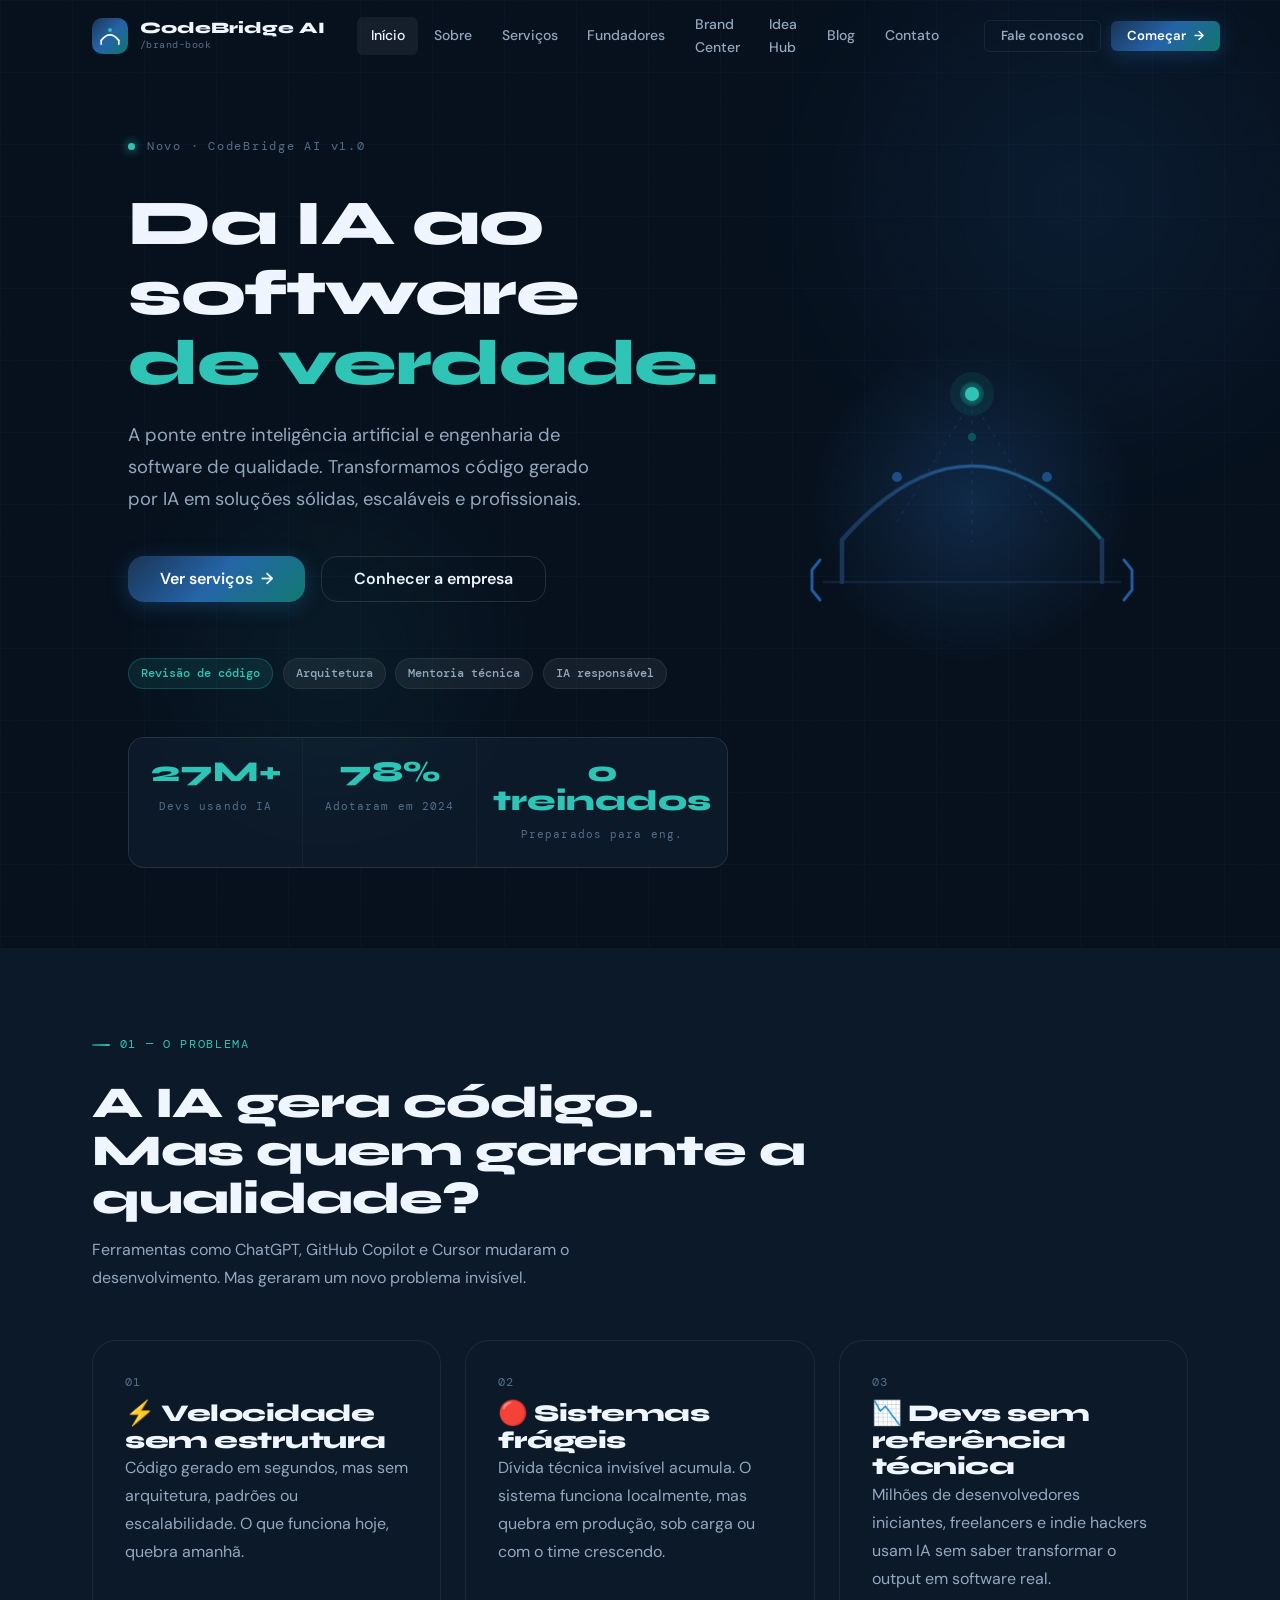
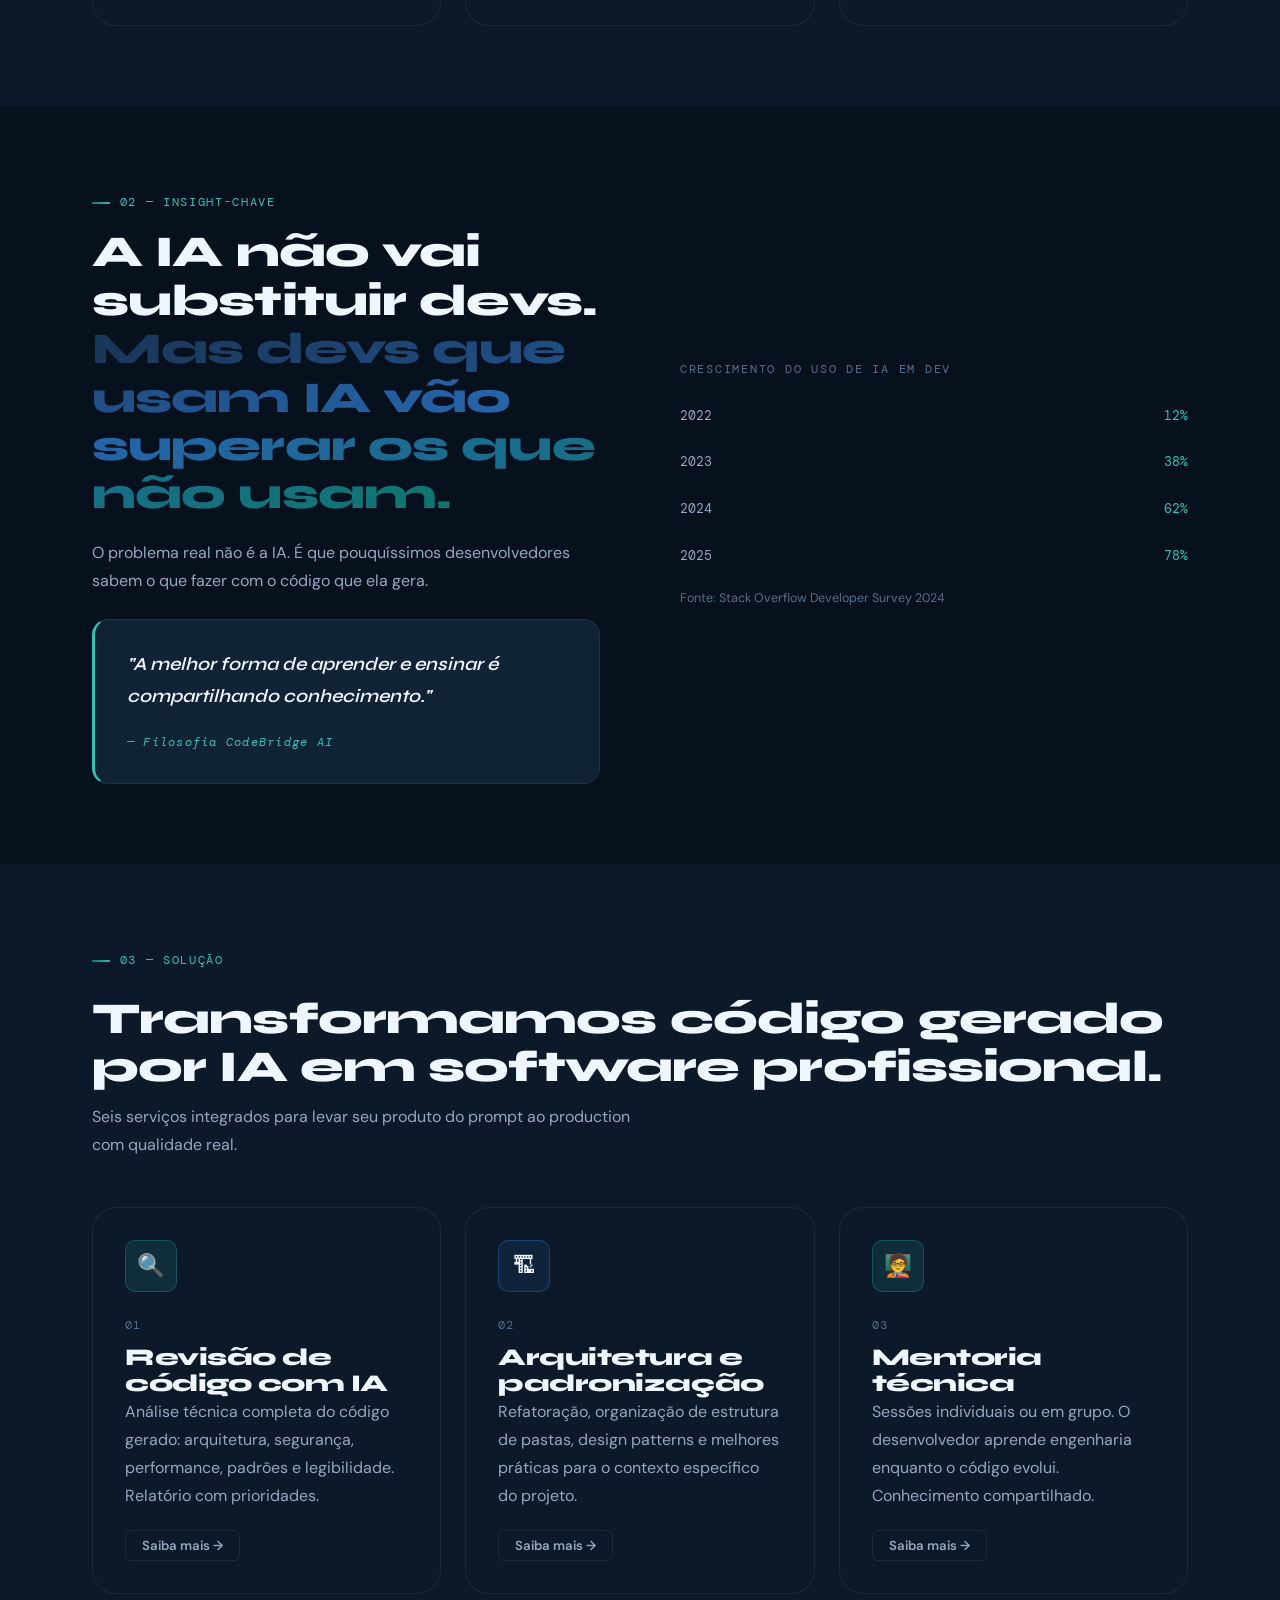
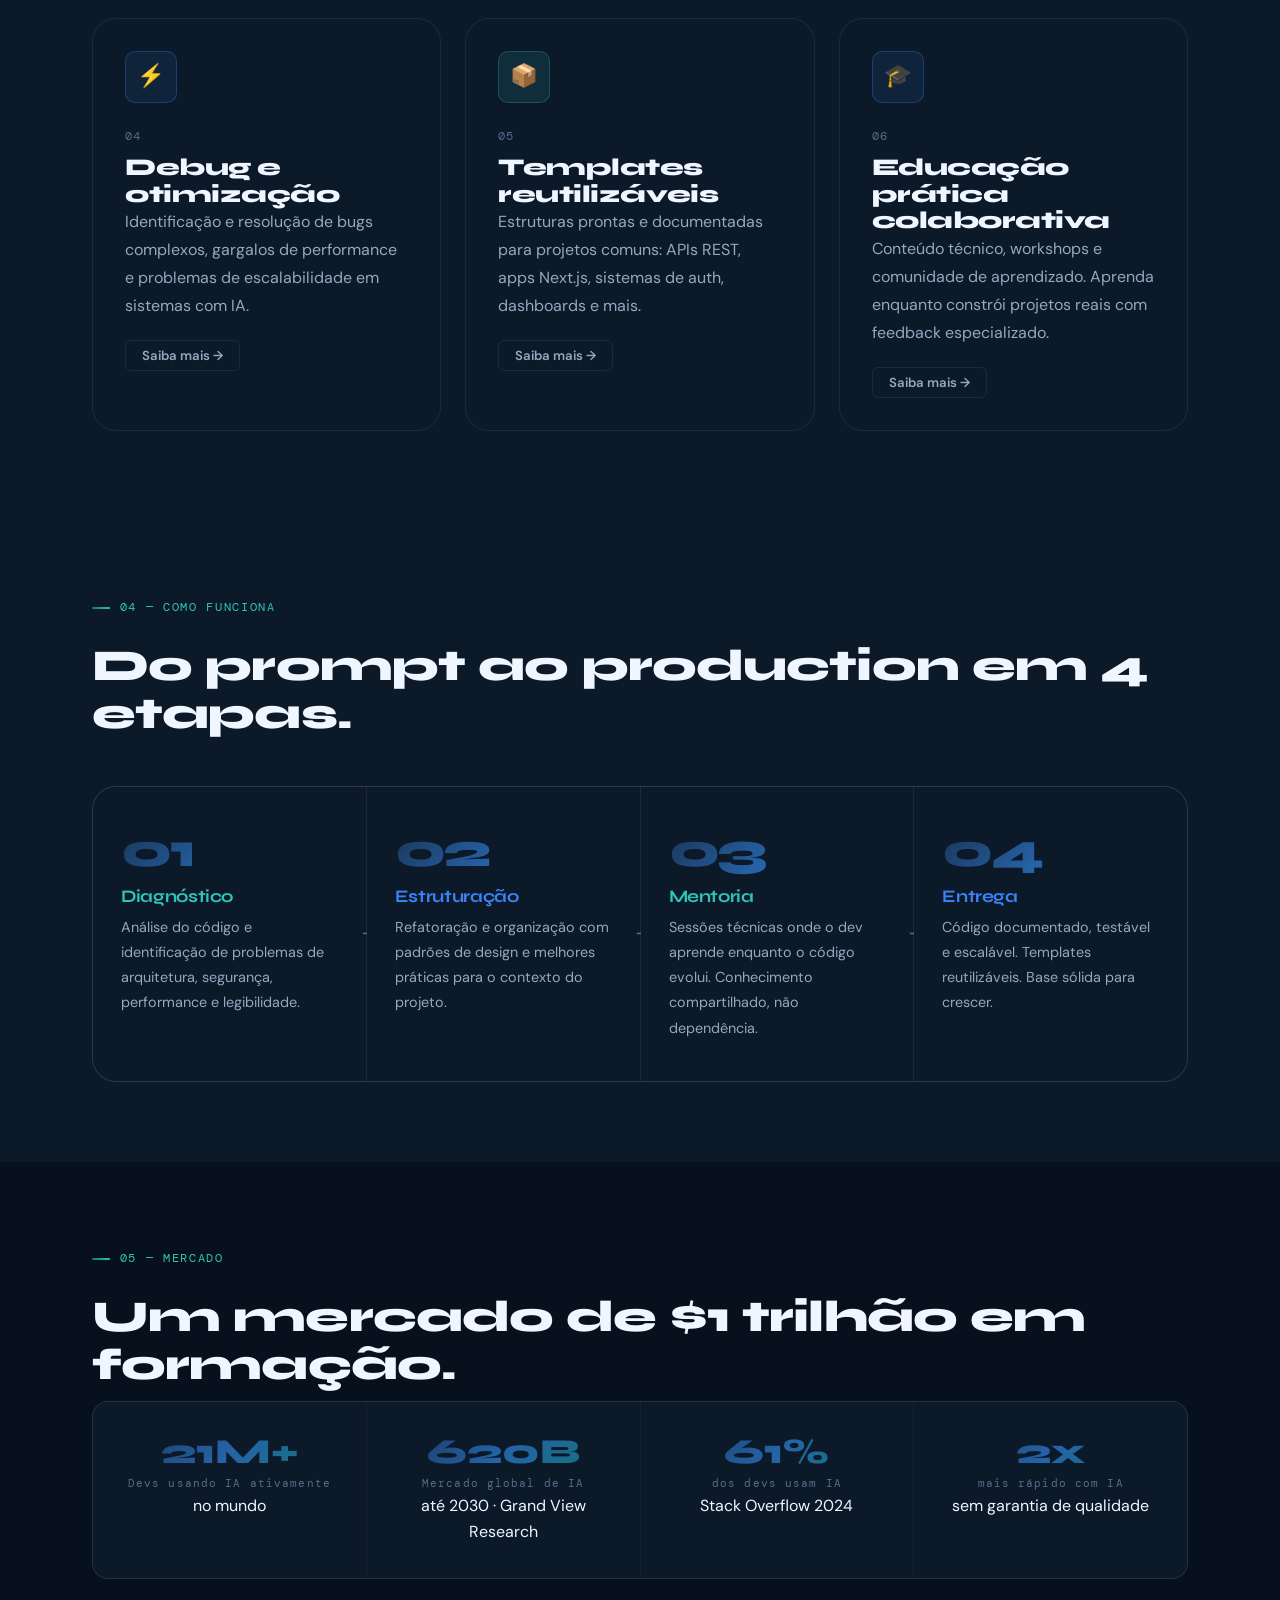
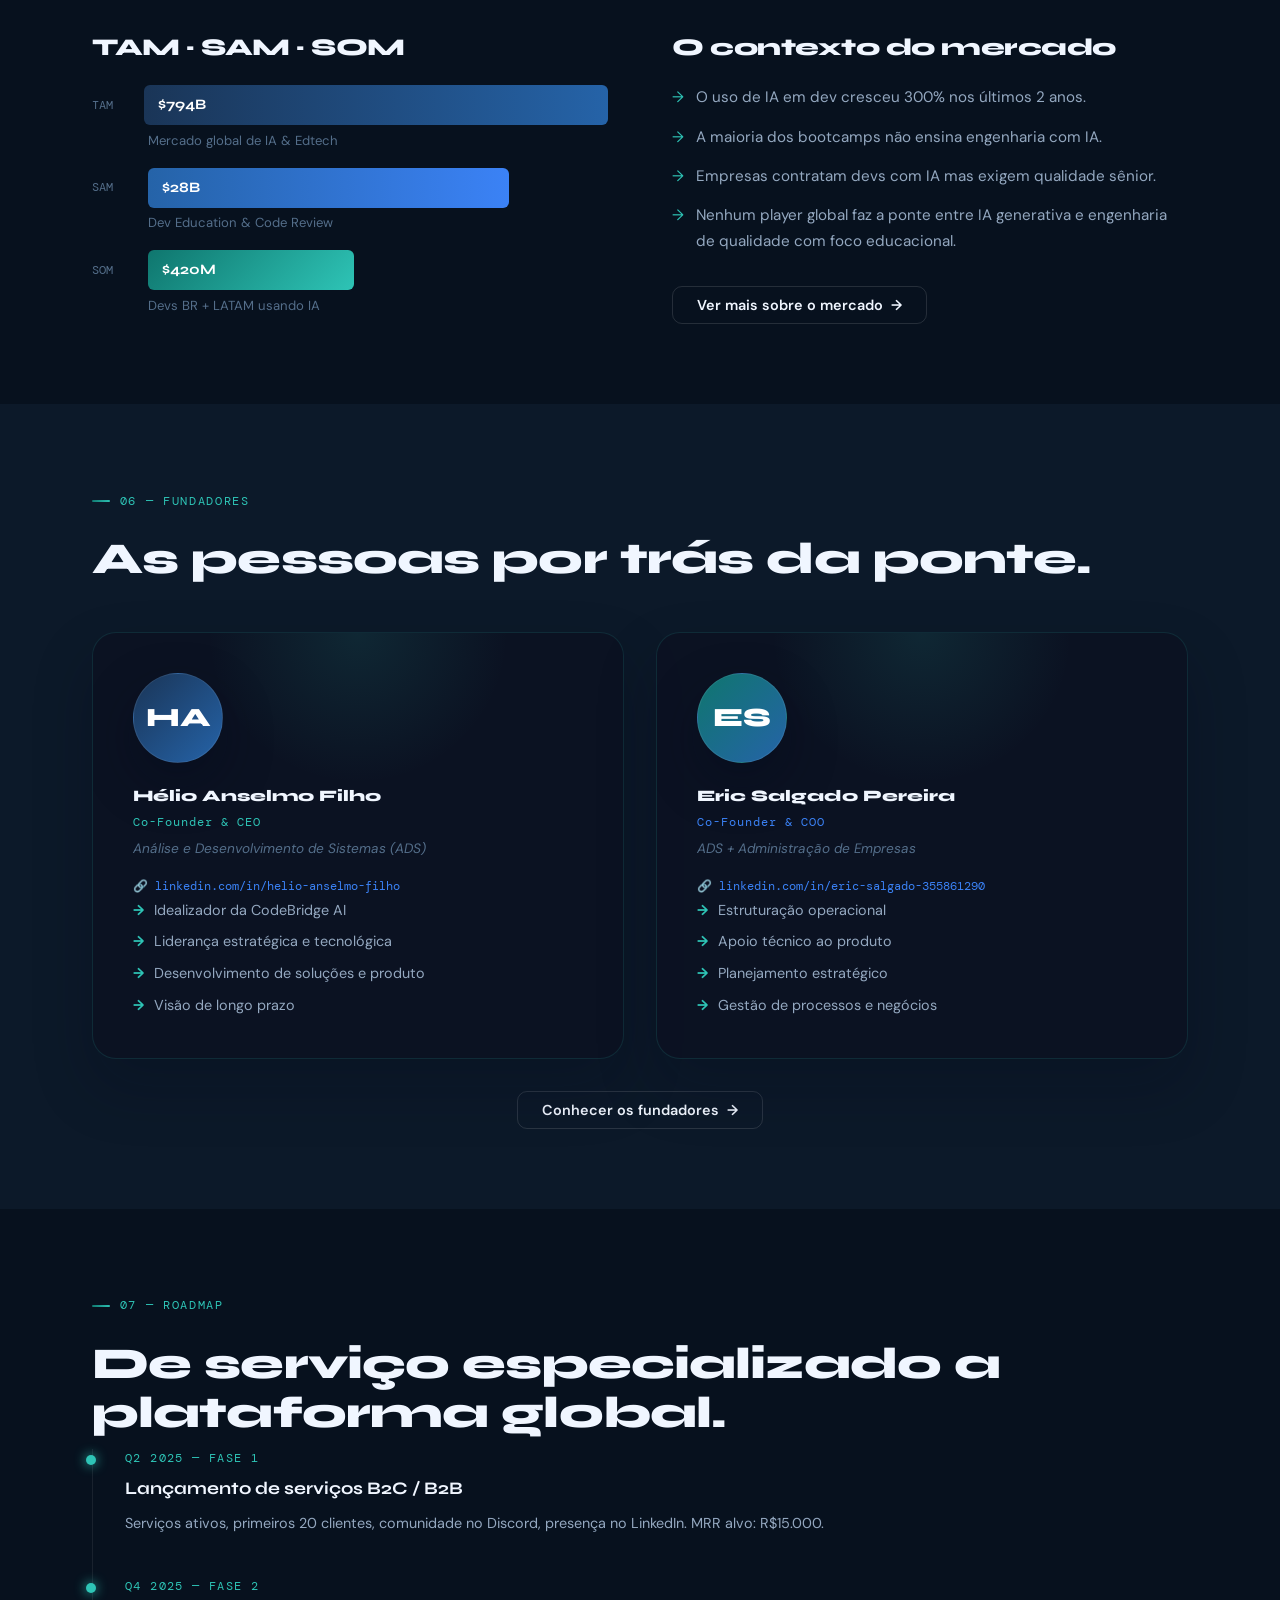
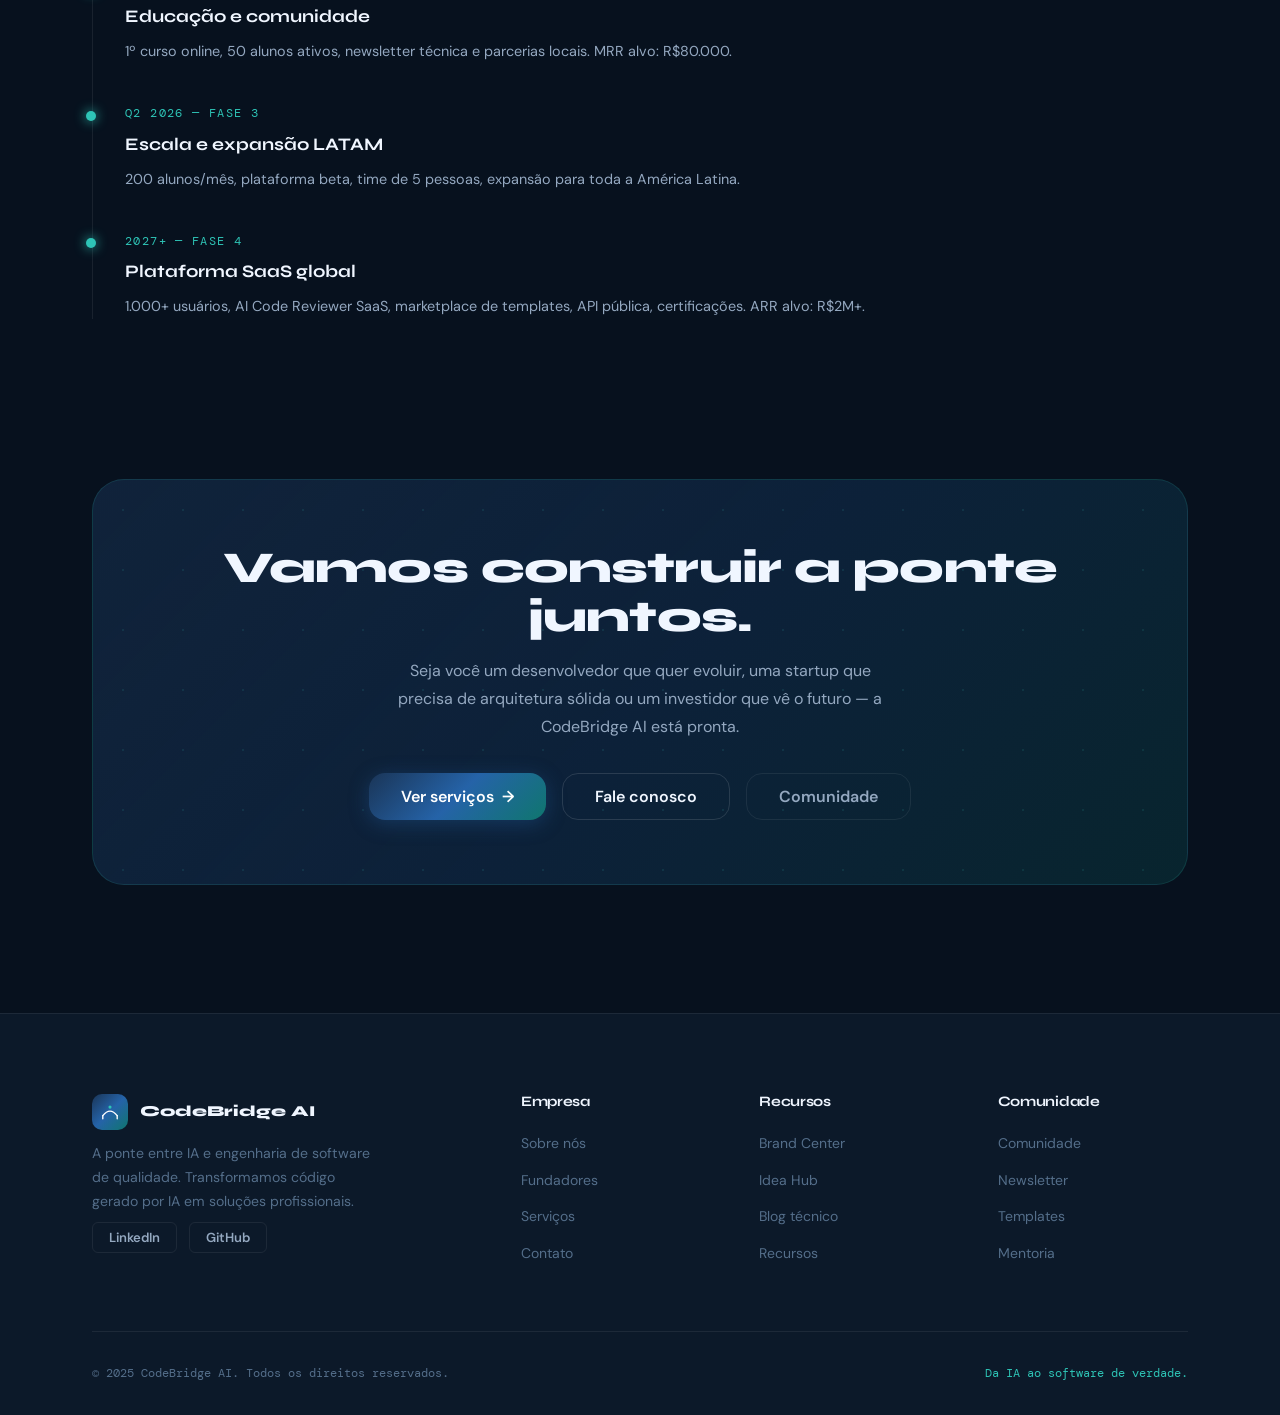
<file: index.html>
<!DOCTYPE html>
<html lang="pt-BR">
<head>
  <meta charset="UTF-8"/>
  <meta name="viewport" content="width=device-width, initial-scale=1.0"/>
  <meta name="description" content="CodeBridge AI — A ponte entre IA e engenharia de software de qualidade. Transformamos código gerado por IA em software real, estruturado e escalável."/>
  <meta name="keywords" content="CodeBridge AI, revisão de código, IA, engenharia de software, mentoria técnica, arquitetura"/>
  <meta property="og:title" content="CodeBridge AI — Da IA ao software de verdade."/>
  <meta property="og:description" content="A ponte entre IA e engenharia de software de qualidade."/>
  <meta property="og:type" content="website"/>
  <title>CodeBridge AI — Da IA ao software de verdade.</title>
  <link rel="preconnect" href="https://fonts.googleapis.com"/>
  <link href="https://fonts.googleapis.com/css2?family=Syne:wght@400;500;600;700;800&family=DM+Sans:ital,opsz,wght@0,9..40,300;0,9..40,400;0,9..40,500;1,9..40,300&family=DM+Mono:wght@300;400;500&display=swap" rel="stylesheet"/>
  <link rel="stylesheet" href="assets/css/variables.css"/>
  <link rel="stylesheet" href="assets/css/style.css"/>
  <link rel="stylesheet" href="assets/css/components.css"/>
  <link rel="stylesheet" href="assets/css/responsive.css"/>
  <style>
    /* ── HOME-SPECIFIC STYLES ── */
    .hero { min-height: 100vh; display: flex; align-items: center; padding-top: var(--nav-h); position: relative; overflow: hidden; }
    .hero-glow-1 { width: 600px; height: 600px; top: -100px; right: -100px; opacity: 0.7; }
    .hero-glow-2 { width: 400px; height: 400px; bottom: 100px; left: 10%; opacity: 0.4; }
    .hero-inner { display: flex; align-items: center; justify-content: space-between; gap: 4rem; padding: 4rem 0 5rem; }
    .hero-content { flex: 1; max-width: 600px; }
    .hero-eyebrow {
      display: flex; align-items: center; gap: 0.75rem;
      font-family: var(--font-mono); font-size: 0.78rem; color: var(--text-muted);
      letter-spacing: 0.14em; margin-bottom: 2rem;
    }
    .hero-eyebrow .dot { width: 7px; height: 7px; border-radius: 50%; background: var(--teal); box-shadow: 0 0 10px var(--teal); animation: pulse 2.5s ease-in-out infinite; }
    @keyframes pulse { 0%,100%{opacity:1;transform:scale(1)} 50%{opacity:0.6;transform:scale(0.85)} }
    .hero h1 { margin-bottom: 1.2rem; }
    .hero h1 em { font-style: normal; color: var(--teal); }
    .hero-sub { font-size: 1.15rem; color: var(--text-secondary); max-width: 480px; margin-bottom: 2.5rem; }
    .hero-cta { display: flex; gap: 1rem; flex-wrap: wrap; margin-bottom: 3.5rem; }
    .hero-tags { display: flex; gap: 0.6rem; flex-wrap: wrap; }
    .hero-stats { display: grid; grid-template-columns: repeat(3, 1fr); gap: 1px; background: var(--border); border: 1px solid var(--border); border-radius: var(--r-lg); overflow: hidden; margin-top: 3rem; }
    .hero-stat { background: var(--bg-1); padding: 1.25rem 1rem; text-align: center; }
    .hero-stat-num { font-family: var(--font-display); font-size: 1.8rem; font-weight: 800; color: var(--teal); display: block; line-height: 1; margin-bottom: 0.3rem; }
    .hero-stat-label { font-family: var(--font-mono); font-size: 0.7rem; color: var(--text-muted); letter-spacing: 0.1em; }
    /* Hero visual (bridge mark illustration) */
    .hero-visual { flex-shrink: 0; width: 360px; height: 360px; position: relative; }
    .bridge-illustration { width: 100%; height: 100%; }

    /* Problem section */
    .problem-section { padding: var(--sp-xl) 0; background: var(--bg-1); }
    .problem-grid { display: grid; grid-template-columns: 1fr 1fr 1fr; gap: 1.5rem; margin-top: 3rem; }

    /* Insight section */
    .insight-section { padding: var(--sp-xl) 0; }
    .insight-inner { display: grid; grid-template-columns: 1fr 1fr; gap: 5rem; align-items: center; }
    .insight-bars { display: flex; flex-direction: column; gap: 1.2rem; }
    .insight-bar-header { display: flex; justify-content: space-between; margin-bottom: 0.4rem; font-family: var(--font-mono); font-size: 0.8rem; color: var(--text-secondary); }
    .insight-bar-pct { color: var(--teal); }

    /* Services section */
    .services-section { padding: var(--sp-xl) 0; }
    .services-grid { display: grid; grid-template-columns: repeat(3, 1fr); gap: 1.5rem; margin-top: 3rem; }

    /* How it works */
    .how-section { padding: var(--sp-xl) 0; background: var(--bg-1); }
    .steps-grid { display: grid; grid-template-columns: repeat(4, 1fr); gap: 1px; background: var(--border); border: 1px solid var(--border); border-radius: var(--r-xl); overflow: hidden; margin-top: 3rem; }
    .step-col { background: var(--bg-1); padding: 2.5rem 1.75rem; position: relative; }
    .step-col::after { content: attr(data-arrow); position: absolute; right: -0.7rem; top: 50%; transform: translateY(-50%); color: var(--text-muted); font-size: 1.2rem; z-index: 2; }
    .step-col:last-child::after { display: none; }

    /* Market section */
    .market-section { padding: var(--sp-xl) 0; }
    .market-grid { display: grid; grid-template-columns: 1fr 1fr; gap: 4rem; align-items: start; }
    .tsm-bars { display: flex; flex-direction: column; gap: 1rem; }
    .tsm-row { display: flex; gap: 1rem; align-items: center; }
    .tsm-label { font-family: var(--font-mono); font-size: 0.78rem; color: var(--text-muted); width: 2.5rem; }
    .tsm-bar { height: 40px; border-radius: var(--r-sm); display: flex; align-items: center; padding: 0 0.9rem; transition: width 1.2s var(--ease-out); }
    .tsm-bar span { font-family: var(--font-display); font-size: 0.9rem; font-weight: 700; color: var(--white); }
    .tsm-desc { font-size: 0.82rem; color: var(--text-muted); margin-top: 0.3rem; margin-left: 3.5rem; }
    .metrics-row { display: grid; grid-template-columns: repeat(4, 1fr); gap: 1px; background: var(--border); border: 1px solid var(--border); border-radius: var(--r-lg); overflow: hidden; }
    .metric-item { background: var(--bg-1); padding: 2rem 1.25rem; text-align: center; }

    /* Team section */
    .team-section { padding: var(--sp-xl) 0; background: var(--bg-1); }
    .team-grid { display: grid; grid-template-columns: 1fr 1fr; gap: 2rem; margin-top: 3rem; }

    /* Roadmap */
    .roadmap-section { padding: var(--sp-xl) 0; }

    /* Final CTA */
    .final-cta { padding: var(--sp-xl) 0 var(--sp-2xl); }
  </style>
</head>
<body>

<!-- ═══ NAVIGATION ═══ -->
<nav id="nav">
  <div class="nav-inner">
    <a href="index.html" class="nav-logo">
      <div class="nav-logo-mark">
        <svg width="22" height="22" viewBox="0 0 40 40" fill="none">
          <path d="M4 28 Q20 8 36 28" stroke="white" stroke-width="3" stroke-linecap="round" fill="none"/>
          <line x1="4" y1="28" x2="4" y2="35" stroke="white" stroke-width="3" stroke-linecap="round"/>
          <line x1="36" y1="28" x2="36" y2="35" stroke="white" stroke-width="3" stroke-linecap="round"/>
          <circle cx="20" cy="9" r="3.5" fill="#2EC4B6"/>
        </svg>
      </div>
      <div>
        <div class="nav-logo-text">CodeBridge AI</div>
        <div class="nav-logo-sub">/brand-book</div>
      </div>
    </a>
    <div class="nav-links">
      <a href="index.html">Início</a>
      <a href="about.html">Sobre</a>
      <a href="services.html">Serviços</a>
      <a href="founders.html">Fundadores</a>
      <a href="brand-center.html">Brand Center</a>
      <a href="idea-hub.html">Idea Hub</a>
      <a href="blog.html">Blog</a>
      <a href="contact.html">Contato</a>
    </div>
    <div class="nav-cta">
      <a href="contact.html" class="btn btn-ghost btn-sm">Fale conosco</a>
      <a href="services.html" class="btn btn-primary btn-sm btn-arrow">Começar</a>
    </div>
    <button class="nav-hamburger" id="hamburger" aria-label="Menu">
      <span></span><span></span><span></span>
    </button>
  </div>
</nav>

<!-- Mobile menu -->
<div class="nav-mobile" id="nav-mobile">
  <a href="index.html">Início</a>
  <a href="about.html">Sobre</a>
  <a href="services.html">Serviços</a>
  <a href="founders.html">Fundadores</a>
  <a href="brand-center.html">Brand Center</a>
  <a href="idea-hub.html">Idea Hub</a>
  <a href="blog.html">Blog</a>
  <a href="community.html">Comunidade</a>
  <a href="contact.html">Contato</a>
  <div class="nav-mobile-cta">
    <a href="services.html" class="btn btn-primary" style="width:100%;justify-content:center">Começar agora →</a>
  </div>
</div>

<!-- ═══ HERO ═══ -->
<section class="hero bg-grid">
  <div class="glow-azure hero-glow-1"></div>
  <div class="glow-teal hero-glow-2"></div>
  <div class="container">
    <div class="hero-inner">
      <div class="hero-content">
        <div class="hero-eyebrow">
          <div class="dot"></div>
          Novo · CodeBridge AI v1.0
        </div>
        <h1>Da IA ao software<br/><em>de verdade.</em></h1>
        <p class="hero-sub">A ponte entre inteligência artificial e engenharia de software de qualidade. Transformamos código gerado por IA em soluções sólidas, escaláveis e profissionais.</p>
        <div class="hero-cta">
          <a href="services.html" class="btn btn-primary btn-lg btn-arrow">Ver serviços</a>
          <a href="about.html" class="btn btn-secondary btn-lg">Conhecer a empresa</a>
        </div>
        <div class="hero-tags">
          <span class="tag teal">Revisão de código</span>
          <span class="tag">Arquitetura</span>
          <span class="tag">Mentoria técnica</span>
          <span class="tag">IA responsável</span>
        </div>
        <div class="hero-stats">
          <div class="hero-stat">
            <span class="hero-stat-num" data-count="27" data-suffix="M+">27M+</span>
            <span class="hero-stat-label">Devs usando IA</span>
          </div>
          <div class="hero-stat">
            <span class="hero-stat-num" data-count="78" data-suffix="%">78%</span>
            <span class="hero-stat-label">Adotaram em 2024</span>
          </div>
          <div class="hero-stat">
            <span class="hero-stat-num" data-count="0" data-suffix=" treinados">0%</span>
            <span class="hero-stat-label">Preparados para eng.</span>
          </div>
        </div>
      </div>
      <div class="hero-visual">
        <svg class="bridge-illustration" viewBox="0 0 360 360" fill="none" xmlns="http://www.w3.org/2000/svg">
          <defs>
            <radialGradient id="hglow" cx="50%" cy="50%" r="50%">
              <stop offset="0%" stop-color="#2563A8" stop-opacity="0.3"/>
              <stop offset="100%" stop-color="#2563A8" stop-opacity="0"/>
            </radialGradient>
            <linearGradient id="harch" x1="0%" y1="0%" x2="100%" y2="0%">
              <stop offset="0%" stop-color="#1A3557"/>
              <stop offset="50%" stop-color="#2563A8"/>
              <stop offset="100%" stop-color="#0F766E"/>
            </linearGradient>
          </defs>
          <!-- Background glow -->
          <circle cx="180" cy="180" r="160" fill="url(#hglow)"/>
          <!-- Orbit rings -->
          <circle cx="180" cy="180" r="140" stroke="#1A3557" stroke-width="0.5" stroke-dasharray="4 8" opacity="0.4"/>
          <circle cx="180" cy="180" r="110" stroke="#1A3557" stroke-width="0.5" stroke-dasharray="2 10" opacity="0.25"/>
          <!-- Bridge arch -->
          <path d="M50 218 Q180 70 310 218" stroke="#1A3557" stroke-width="4.5" stroke-linecap="round" fill="none"/>
          <path d="M50 218 Q180 70 310 218" stroke="url(#harch)" stroke-width="2.5" stroke-linecap="round" fill="none" opacity="0.8"/>
          <!-- Pillars -->
          <line x1="50"  y1="218" x2="50"  y2="260" stroke="#1A3557" stroke-width="4.5" stroke-linecap="round"/>
          <line x1="310" y1="218" x2="310" y2="260" stroke="#1A3557" stroke-width="4.5" stroke-linecap="round"/>
          <!-- Base -->
          <line x1="32"  y1="260" x2="328" y2="260" stroke="#1A3557" stroke-width="2.5" stroke-linecap="round" opacity="0.5"/>
          <!-- Left brace { -->
          <path d="M28 238 L20 248 L20 268 L28 278" fill="none" stroke="#2563A8" stroke-width="3" stroke-linecap="round" stroke-linejoin="round" opacity="0.9"/>
          <!-- Right brace } -->
          <path d="M332 238 L340 248 L340 268 L332 278" fill="none" stroke="#2563A8" stroke-width="3" stroke-linecap="round" stroke-linejoin="round" opacity="0.9"/>
          <!-- Cable lines from apex -->
          <line x1="180" y1="78" x2="105" y2="200" stroke="#2563A8" stroke-width="1" stroke-dasharray="4 6" opacity="0.3"/>
          <line x1="180" y1="78" x2="180" y2="220" stroke="#2563A8" stroke-width="1" stroke-dasharray="4 6" opacity="0.3"/>
          <line x1="180" y1="78" x2="255" y2="200" stroke="#2563A8" stroke-width="1" stroke-dasharray="4 6" opacity="0.3"/>
          <!-- Apex dot glow -->
          <circle cx="180" cy="72" r="22" fill="#0F766E" opacity="0.18"/>
          <circle cx="180" cy="72" r="12" fill="#0F766E" opacity="0.35"/>
          <!-- Apex dot -->
          <circle cx="180" cy="72" r="7" fill="#2EC4B6"/>
          <circle cx="180" cy="72" r="7" fill="#2EC4B6" opacity="0.6" style="filter: blur(3px);"/>
          <!-- Small nodes on arch -->
          <circle cx="105" cy="155" r="5" fill="#2563A8" opacity="0.7"/>
          <circle cx="255" cy="155" r="5" fill="#2563A8" opacity="0.7"/>
          <circle cx="180" cy="115" r="4" fill="#0F766E" opacity="0.6"/>
        </svg>
      </div>
    </div>
  </div>
</section>

<!-- ═══ PROBLEM ═══ -->
<section class="problem-section" id="problema">
  <div class="container">
    <div class="section-header reveal">
      <div class="section-tag">01 — O Problema</div>
      <h2>A IA gera código.<br/>Mas quem garante a qualidade?</h2>
      <p>Ferramentas como ChatGPT, GitHub Copilot e Cursor mudaram o desenvolvimento. Mas geraram um novo problema invisível.</p>
    </div>
    <div class="problem-grid">
      <div class="service-card reveal reveal-delay-1">
        <div class="card-num">01</div>
        <h3>⚡ Velocidade sem estrutura</h3>
        <p>Código gerado em segundos, mas sem arquitetura, padrões ou escalabilidade. O que funciona hoje, quebra amanhã.</p>
      </div>
      <div class="service-card reveal reveal-delay-2">
        <div class="card-num">02</div>
        <h3>🔴 Sistemas frágeis</h3>
        <p>Dívida técnica invisível acumula. O sistema funciona localmente, mas quebra em produção, sob carga ou com o time crescendo.</p>
      </div>
      <div class="service-card reveal reveal-delay-3">
        <div class="card-num">03</div>
        <h3>📉 Devs sem referência técnica</h3>
        <p>Milhões de desenvolvedores iniciantes, freelancers e indie hackers usam IA sem saber transformar o output em software real.</p>
      </div>
    </div>
  </div>
</section>

<!-- ═══ INSIGHT ═══ -->
<section class="insight-section" id="insight">
  <div class="container">
    <div class="insight-inner">
      <div class="reveal">
        <div class="section-tag">02 — Insight-chave</div>
        <h2>A IA não vai substituir devs. <span class="text-gradient">Mas devs que usam IA vão superar os que não usam.</span></h2>
        <p class="lead" style="margin: 1.25rem 0 1.5rem;">O problema real não é a IA. É que pouquíssimos desenvolvedores sabem o que fazer com o código que ela gera.</p>
        <blockquote class="quote-card">
          <p class="quote-text">"A melhor forma de aprender e ensinar é compartilhando conhecimento."</p>
          <cite class="quote-author">— Filosofia CodeBridge AI</cite>
        </blockquote>
      </div>
      <div class="reveal reveal-delay-2">
        <p style="font-family:var(--font-mono);font-size:0.78rem;color:var(--text-muted);letter-spacing:0.14em;margin-bottom:1.5rem">CRESCIMENTO DO USO DE IA EM DEV</p>
        <div class="insight-bars">
          <div class="insight-bar-item">
            <div class="insight-bar-header"><span>2022</span><span class="insight-bar-pct">12%</span></div>
            <div class="progress-bar"><div class="progress-fill" data-width="12%" style="width:0;background:#334155"></div></div>
          </div>
          <div class="insight-bar-item">
            <div class="insight-bar-header"><span>2023</span><span class="insight-bar-pct">38%</span></div>
            <div class="progress-bar"><div class="progress-fill" data-width="38%" style="width:0;background:#2563A8"></div></div>
          </div>
          <div class="insight-bar-item">
            <div class="insight-bar-header"><span>2024</span><span class="insight-bar-pct">62%</span></div>
            <div class="progress-bar"><div class="progress-fill" data-width="62%" style="width:0;background:#3B82F6"></div></div>
          </div>
          <div class="insight-bar-item">
            <div class="insight-bar-header"><span>2025</span><span class="insight-bar-pct">78%</span></div>
            <div class="progress-bar"><div class="progress-fill" data-width="78%" style="width:0"></div></div>
          </div>
        </div>
        <p style="font-size:0.78rem;color:var(--text-muted);margin-top:1rem">Fonte: Stack Overflow Developer Survey 2024</p>
      </div>
    </div>
  </div>
</section>

<!-- ═══ SERVICES ═══ -->
<section class="services-section" id="servicos" style="background:var(--bg-1)">
  <div class="container">
    <div class="section-header reveal">
      <div class="section-tag">03 — Solução</div>
      <h2>Transformamos código gerado por IA em software profissional.</h2>
      <p>Seis serviços integrados para levar seu produto do prompt ao production com qualidade real.</p>
    </div>
    <div class="services-grid">
      <div class="service-card reveal reveal-delay-1">
        <div class="card-icon" style="background:rgba(46,196,182,0.12);border:1px solid var(--border-teal)">🔍</div>
        <div class="card-num">01</div>
        <h3>Revisão de código com IA</h3>
        <p>Análise técnica completa do código gerado: arquitetura, segurança, performance, padrões e legibilidade. Relatório com prioridades.</p>
        <a href="services.html" class="btn btn-ghost btn-sm" style="margin-top:1.25rem">Saiba mais →</a>
      </div>
      <div class="service-card reveal reveal-delay-2">
        <div class="card-icon" style="background:rgba(37,99,168,0.15);border:1px solid rgba(59,130,246,0.3)">🏗</div>
        <div class="card-num">02</div>
        <h3>Arquitetura e padronização</h3>
        <p>Refatoração, organização de estrutura de pastas, design patterns e melhores práticas para o contexto específico do projeto.</p>
        <a href="services.html" class="btn btn-ghost btn-sm" style="margin-top:1.25rem">Saiba mais →</a>
      </div>
      <div class="service-card reveal reveal-delay-3">
        <div class="card-icon" style="background:rgba(46,196,182,0.12);border:1px solid var(--border-teal)">🧑‍🏫</div>
        <div class="card-num">03</div>
        <h3>Mentoria técnica</h3>
        <p>Sessões individuais ou em grupo. O desenvolvedor aprende engenharia enquanto o código evolui. Conhecimento compartilhado.</p>
        <a href="services.html" class="btn btn-ghost btn-sm" style="margin-top:1.25rem">Saiba mais →</a>
      </div>
      <div class="service-card reveal reveal-delay-1">
        <div class="card-icon" style="background:rgba(37,99,168,0.15);border:1px solid rgba(59,130,246,0.3)">⚡</div>
        <div class="card-num">04</div>
        <h3>Debug e otimização</h3>
        <p>Identificação e resolução de bugs complexos, gargalos de performance e problemas de escalabilidade em sistemas com IA.</p>
        <a href="services.html" class="btn btn-ghost btn-sm" style="margin-top:1.25rem">Saiba mais →</a>
      </div>
      <div class="service-card reveal reveal-delay-2">
        <div class="card-icon" style="background:rgba(46,196,182,0.12);border:1px solid var(--border-teal)">📦</div>
        <div class="card-num">05</div>
        <h3>Templates reutilizáveis</h3>
        <p>Estruturas prontas e documentadas para projetos comuns: APIs REST, apps Next.js, sistemas de auth, dashboards e mais.</p>
        <a href="services.html" class="btn btn-ghost btn-sm" style="margin-top:1.25rem">Saiba mais →</a>
      </div>
      <div class="service-card reveal reveal-delay-3">
        <div class="card-icon" style="background:rgba(37,99,168,0.15);border:1px solid rgba(59,130,246,0.3)">🎓</div>
        <div class="card-num">06</div>
        <h3>Educação prática colaborativa</h3>
        <p>Conteúdo técnico, workshops e comunidade de aprendizado. Aprenda enquanto constrói projetos reais com feedback especializado.</p>
        <a href="services.html" class="btn btn-ghost btn-sm" style="margin-top:1.25rem">Saiba mais →</a>
      </div>
    </div>
  </div>
</section>

<!-- ═══ HOW IT WORKS ═══ -->
<section class="how-section" id="como-funciona">
  <div class="container">
    <div class="section-header reveal">
      <div class="section-tag">04 — Como funciona</div>
      <h2>Do prompt ao production em 4 etapas.</h2>
    </div>
    <div class="steps-grid">
      <div class="step-col reveal reveal-delay-1" data-arrow="→">
        <div class="step-num">01</div>
        <h4 style="margin:0.75rem 0 0.5rem;color:var(--teal)">Diagnóstico</h4>
        <p style="font-size:0.9rem">Análise do código e identificação de problemas de arquitetura, segurança, performance e legibilidade.</p>
      </div>
      <div class="step-col reveal reveal-delay-2" data-arrow="→">
        <div class="step-num">02</div>
        <h4 style="margin:0.75rem 0 0.5rem;color:var(--azure-lt)">Estruturação</h4>
        <p style="font-size:0.9rem">Refatoração e organização com padrões de design e melhores práticas para o contexto do projeto.</p>
      </div>
      <div class="step-col reveal reveal-delay-3" data-arrow="→">
        <div class="step-num">03</div>
        <h4 style="margin:0.75rem 0 0.5rem;color:var(--teal)">Mentoria</h4>
        <p style="font-size:0.9rem">Sessões técnicas onde o dev aprende enquanto o código evolui. Conhecimento compartilhado, não dependência.</p>
      </div>
      <div class="step-col reveal reveal-delay-4">
        <div class="step-num">04</div>
        <h4 style="margin:0.75rem 0 0.5rem;color:var(--azure-lt)">Entrega</h4>
        <p style="font-size:0.9rem">Código documentado, testável e escalável. Templates reutilizáveis. Base sólida para crescer.</p>
      </div>
    </div>
  </div>
</section>

<!-- ═══ MARKET ═══ -->
<section class="market-section" id="mercado">
  <div class="container">
    <div class="section-header reveal">
      <div class="section-tag">05 — Mercado</div>
      <h2>Um mercado de $1 trilhão em formação.</h2>
    </div>
    <div class="metrics-row reveal">
      <div class="metric-item">
        <div class="metric-num" data-count="27" data-suffix="M+">27M+</div>
        <div class="metric-label">Devs usando IA ativamente</div>
        <div class="metric-sub">no mundo</div>
      </div>
      <div class="metric-item">
        <div class="metric-num" data-count="794" data-prefix="$" data-suffix="B">$794B</div>
        <div class="metric-label">Mercado global de IA</div>
        <div class="metric-sub">até 2030 · Grand View Research</div>
      </div>
      <div class="metric-item">
        <div class="metric-num" data-count="78" data-suffix="%">78%</div>
        <div class="metric-label">dos devs usam IA</div>
        <div class="metric-sub">Stack Overflow 2024</div>
      </div>
      <div class="metric-item">
        <div class="metric-num" data-count="3" data-suffix="x">3x</div>
        <div class="metric-label">mais rápido com IA</div>
        <div class="metric-sub">sem garantia de qualidade</div>
      </div>
    </div>

    <div class="market-grid" style="margin-top:3.5rem">
      <div class="reveal">
        <h3 style="margin-bottom:1.5rem">TAM · SAM · SOM</h3>
        <div class="tsm-bars">
          <div class="tsm-item">
            <div class="tsm-row">
              <span class="tsm-label">TAM</span>
              <div class="tsm-bar" style="width:100%;background:linear-gradient(90deg,#1A3557,#2563A8)"><span>$794B</span></div>
            </div>
            <div class="tsm-desc">Mercado global de IA & Edtech</div>
          </div>
          <div class="tsm-item">
            <div class="tsm-row">
              <span class="tsm-label">SAM</span>
              <div class="tsm-bar" style="width:70%;background:linear-gradient(90deg,#2563A8,#3B82F6)"><span>$28B</span></div>
            </div>
            <div class="tsm-desc">Dev Education & Code Review</div>
          </div>
          <div class="tsm-item">
            <div class="tsm-row">
              <span class="tsm-label">SOM</span>
              <div class="tsm-bar" style="width:40%;background:var(--grad-teal)"><span>$420M</span></div>
            </div>
            <div class="tsm-desc">Devs BR + LATAM usando IA</div>
          </div>
        </div>
      </div>
      <div class="reveal reveal-delay-2">
        <h3 style="margin-bottom:1.5rem">O contexto do mercado</h3>
        <ul style="display:flex;flex-direction:column;gap:0.9rem">
          <li style="display:flex;gap:0.75rem;font-size:0.95rem;color:var(--text-secondary)"><span style="color:var(--teal);flex-shrink:0">→</span>O uso de IA em dev cresceu 300% nos últimos 2 anos.</li>
          <li style="display:flex;gap:0.75rem;font-size:0.95rem;color:var(--text-secondary)"><span style="color:var(--teal);flex-shrink:0">→</span>A maioria dos bootcamps não ensina engenharia com IA.</li>
          <li style="display:flex;gap:0.75rem;font-size:0.95rem;color:var(--text-secondary)"><span style="color:var(--teal);flex-shrink:0">→</span>Empresas contratam devs com IA mas exigem qualidade sênior.</li>
          <li style="display:flex;gap:0.75rem;font-size:0.95rem;color:var(--text-secondary)"><span style="color:var(--teal);flex-shrink:0">→</span>Nenhum player global faz a ponte entre IA generativa e engenharia de qualidade com foco educacional.</li>
        </ul>
        <div style="margin-top:2rem">
          <a href="about.html" class="btn btn-secondary btn-arrow">Ver mais sobre o mercado</a>
        </div>
      </div>
    </div>
  </div>
</section>

<!-- ═══ TEAM ═══ -->
<section class="team-section" id="equipe">
  <div class="container">
    <div class="section-header reveal">
      <div class="section-tag">06 — Fundadores</div>
      <h2>As pessoas por trás da ponte.</h2>
    </div>
    <div class="team-grid">
      <div class="founder-card reveal reveal-delay-1">
        <div class="founder-avatar">
          <span class="founder-avatar-initials">HA</span>
        </div>
        <div class="founder-body">
          <div class="founder-name">Hélio Anselmo Filho</div>
          <div class="founder-role">Co-Founder & CEO</div>
          <div class="founder-edu">Análise e Desenvolvimento de Sistemas (ADS)</div>
          <a href="https://www.linkedin.com/in/helio-anselmo-filho/" target="_blank" rel="noopener" class="founder-linkedin">🔗 linkedin.com/in/helio-anselmo-filho</a>
          <ul class="founder-responsibilities">
            <li>Idealizador da CodeBridge AI</li>
            <li>Liderança estratégica e tecnológica</li>
            <li>Desenvolvimento de soluções e produto</li>
            <li>Visão de longo prazo</li>
          </ul>
        </div>
      </div>
      <div class="founder-card reveal reveal-delay-2">
        <div class="founder-avatar" style="background:linear-gradient(135deg,var(--teal-dark),var(--navy-light))">
          <span class="founder-avatar-initials">ES</span>
        </div>
        <div class="founder-body">
          <div class="founder-name">Eric Salgado Pereira</div>
          <div class="founder-role" style="color:var(--azure-lt)">Co-Founder & COO</div>
          <div class="founder-edu">ADS + Administração de Empresas</div>
          <a href="https://www.linkedin.com/in/eric-salgado-355861290/" target="_blank" rel="noopener" class="founder-linkedin">🔗 linkedin.com/in/eric-salgado-355861290</a>
          <ul class="founder-responsibilities">
            <li>Estruturação operacional</li>
            <li>Apoio técnico ao produto</li>
            <li>Planejamento estratégico</li>
            <li>Gestão de processos e negócios</li>
          </ul>
        </div>
      </div>
    </div>
    <div style="text-align:center;margin-top:2rem">
      <a href="founders.html" class="btn btn-secondary btn-arrow">Conhecer os fundadores</a>
    </div>
  </div>
</section>

<!-- ═══ ROADMAP ═══ -->
<section class="roadmap-section" id="roadmap">
  <div class="container">
    <div class="section-header reveal">
      <div class="section-tag">07 — Roadmap</div>
      <h2>De serviço especializado a plataforma global.</h2>
    </div>
    <div class="timeline reveal">
      <div class="timeline-item">
        <div class="timeline-phase">Q2 2025 — FASE 1</div>
        <div class="timeline-title">Lançamento de serviços B2C / B2B</div>
        <p>Serviços ativos, primeiros 20 clientes, comunidade no Discord, presença no LinkedIn. MRR alvo: R$15.000.</p>
      </div>
      <div class="timeline-item">
        <div class="timeline-phase">Q4 2025 — FASE 2</div>
        <div class="timeline-title">Educação e comunidade</div>
        <p>1º curso online, 50 alunos ativos, newsletter técnica e parcerias locais. MRR alvo: R$80.000.</p>
      </div>
      <div class="timeline-item">
        <div class="timeline-phase">Q2 2026 — FASE 3</div>
        <div class="timeline-title">Escala e expansão LATAM</div>
        <p>200 alunos/mês, plataforma beta, time de 5 pessoas, expansão para toda a América Latina.</p>
      </div>
      <div class="timeline-item" style="padding-bottom:0">
        <div class="timeline-phase">2027+ — FASE 4</div>
        <div class="timeline-title">Plataforma SaaS global</div>
        <p>1.000+ usuários, AI Code Reviewer SaaS, marketplace de templates, API pública, certificações. ARR alvo: R$2M+.</p>
      </div>
    </div>
  </div>
</section>

<!-- ═══ FINAL CTA ═══ -->
<section class="final-cta">
  <div class="container">
    <div class="cta-section reveal">
      <h2>Vamos construir a ponte juntos.</h2>
      <p>Seja você um desenvolvedor que quer evoluir, uma startup que precisa de arquitetura sólida ou um investidor que vê o futuro — a CodeBridge AI está pronta.</p>
      <div class="cta-buttons">
        <a href="services.html" class="btn btn-primary btn-lg btn-arrow">Ver serviços</a>
        <a href="contact.html" class="btn btn-secondary btn-lg">Fale conosco</a>
        <a href="community.html" class="btn btn-ghost btn-lg">Comunidade</a>
      </div>
    </div>
  </div>
</section>

<!-- ═══ FOOTER ═══ -->
<footer id="footer">
  <div class="footer-inner">
    <div class="footer-top">
      <div class="footer-brand">
        <a href="index.html" class="nav-logo" style="margin-bottom:0.75rem">
          <div class="nav-logo-mark">
            <svg width="18" height="18" viewBox="0 0 40 40" fill="none"><path d="M4 28 Q20 8 36 28" stroke="white" stroke-width="3" stroke-linecap="round" fill="none"/><line x1="4" y1="28" x2="4" y2="35" stroke="white" stroke-width="3" stroke-linecap="round"/><line x1="36" y1="28" x2="36" y2="35" stroke="white" stroke-width="3" stroke-linecap="round"/><circle cx="20" cy="9" r="3.5" fill="#2EC4B6"/></svg>
          </div>
          <span class="nav-logo-text" style="font-size:0.95rem">CodeBridge AI</span>
        </a>
        <p>A ponte entre IA e engenharia de software de qualidade. Transformamos código gerado por IA em soluções profissionais.</p>
        <div style="display:flex;gap:0.75rem;margin-top:0.5rem">
          <a href="https://www.linkedin.com/company/codebridge-ai" target="_blank" class="btn btn-ghost btn-sm">LinkedIn</a>
          <a href="https://github.com/codebridge-ai" target="_blank" class="btn btn-ghost btn-sm">GitHub</a>
        </div>
      </div>
      <div class="footer-col">
        <h4>Empresa</h4>
        <ul>
          <li><a href="about.html">Sobre nós</a></li>
          <li><a href="founders.html">Fundadores</a></li>
          <li><a href="services.html">Serviços</a></li>
          <li><a href="contact.html">Contato</a></li>
        </ul>
      </div>
      <div class="footer-col">
        <h4>Recursos</h4>
        <ul>
          <li><a href="brand-center.html">Brand Center</a></li>
          <li><a href="idea-hub.html">Idea Hub</a></li>
          <li><a href="blog.html">Blog técnico</a></li>
          <li><a href="resources.html">Recursos</a></li>
        </ul>
      </div>
      <div class="footer-col">
        <h4>Comunidade</h4>
        <ul>
          <li><a href="community.html">Comunidade</a></li>
          <li><a href="blog.html">Newsletter</a></li>
          <li><a href="resources.html">Templates</a></li>
          <li><a href="contact.html">Mentoria</a></li>
        </ul>
      </div>
    </div>
    <div class="footer-bottom">
      <span>© 2025 CodeBridge AI. Todos os direitos reservados.</span>
      <span style="font-family:var(--font-mono);color:var(--teal)">Da IA ao software de verdade.</span>
    </div>
  </div>
</footer>

<!-- Back to top -->
<button id="back-to-top" aria-label="Voltar ao topo">↑</button>

<script src="assets/js/main.js" defer></script>
<script src="assets/js/navigation.js" defer></script>
<script src="assets/js/animations.js" defer></script>
</body>
</html>
</file>
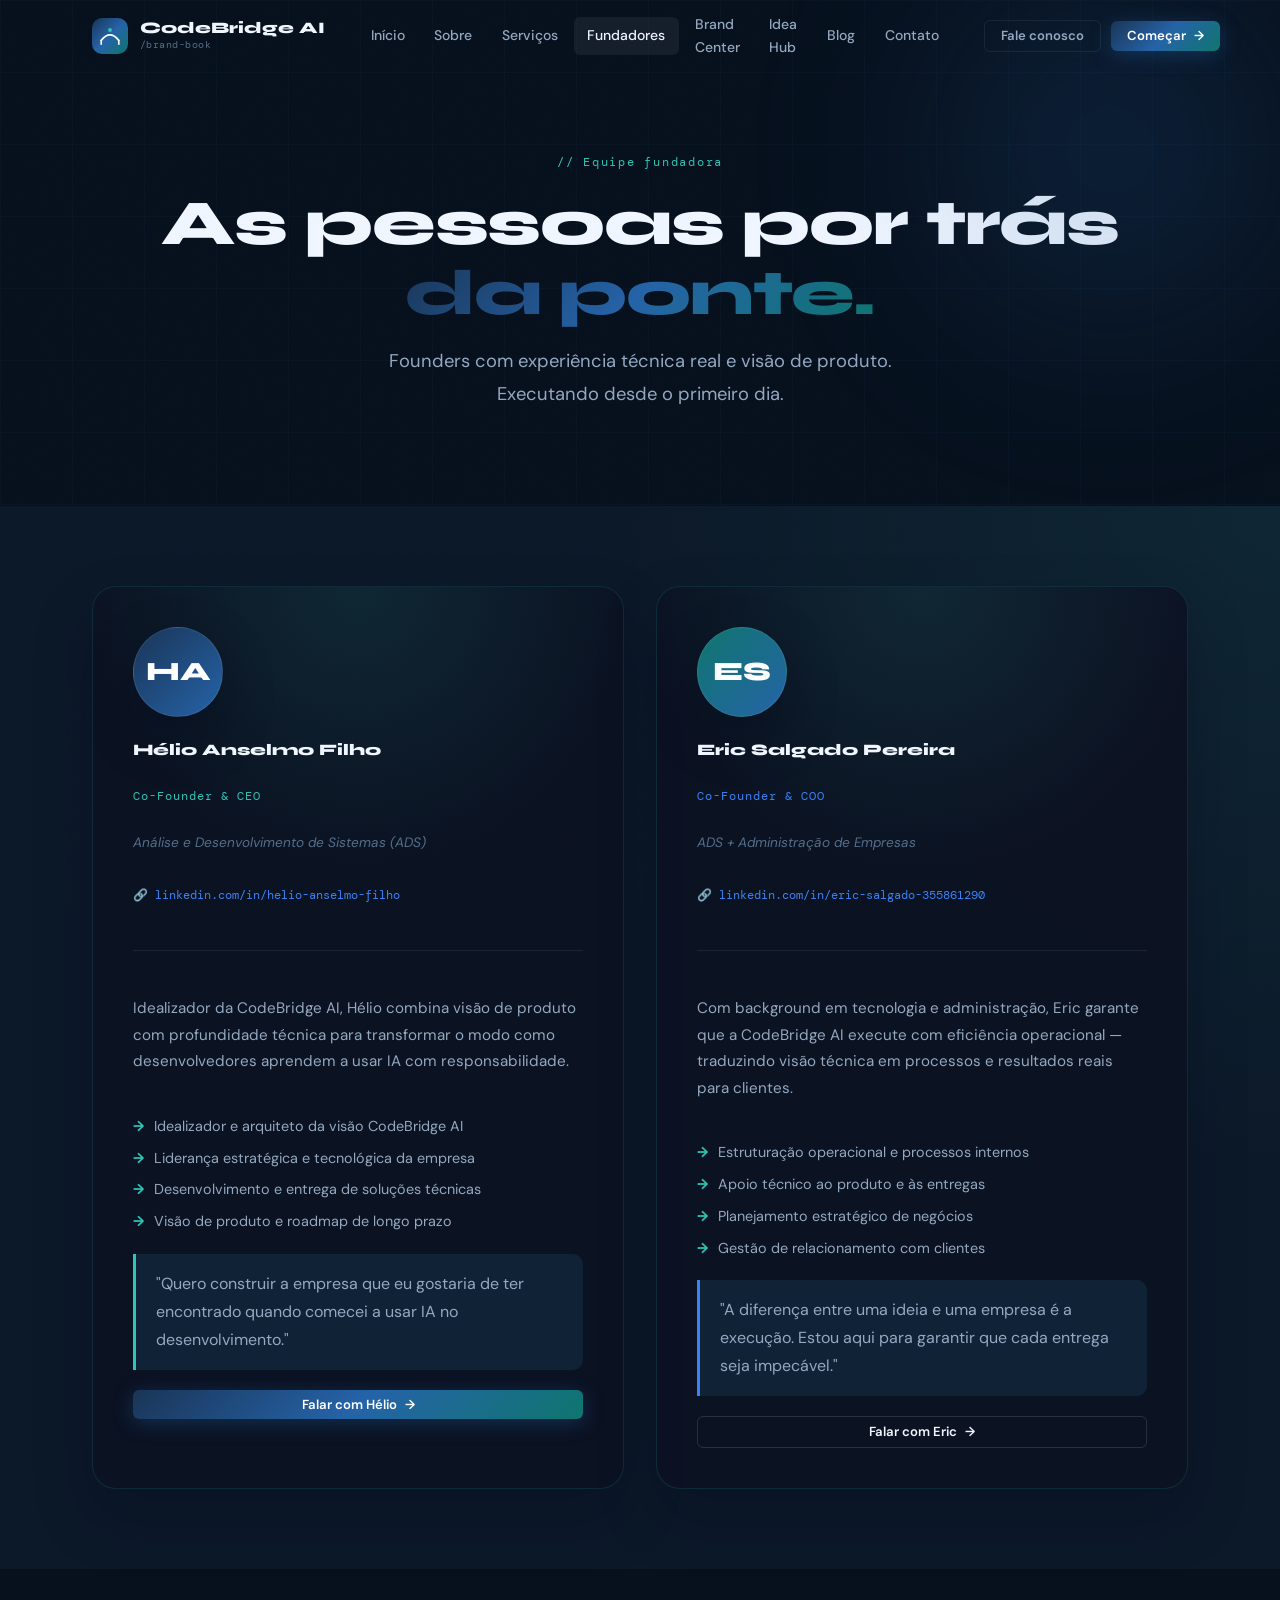
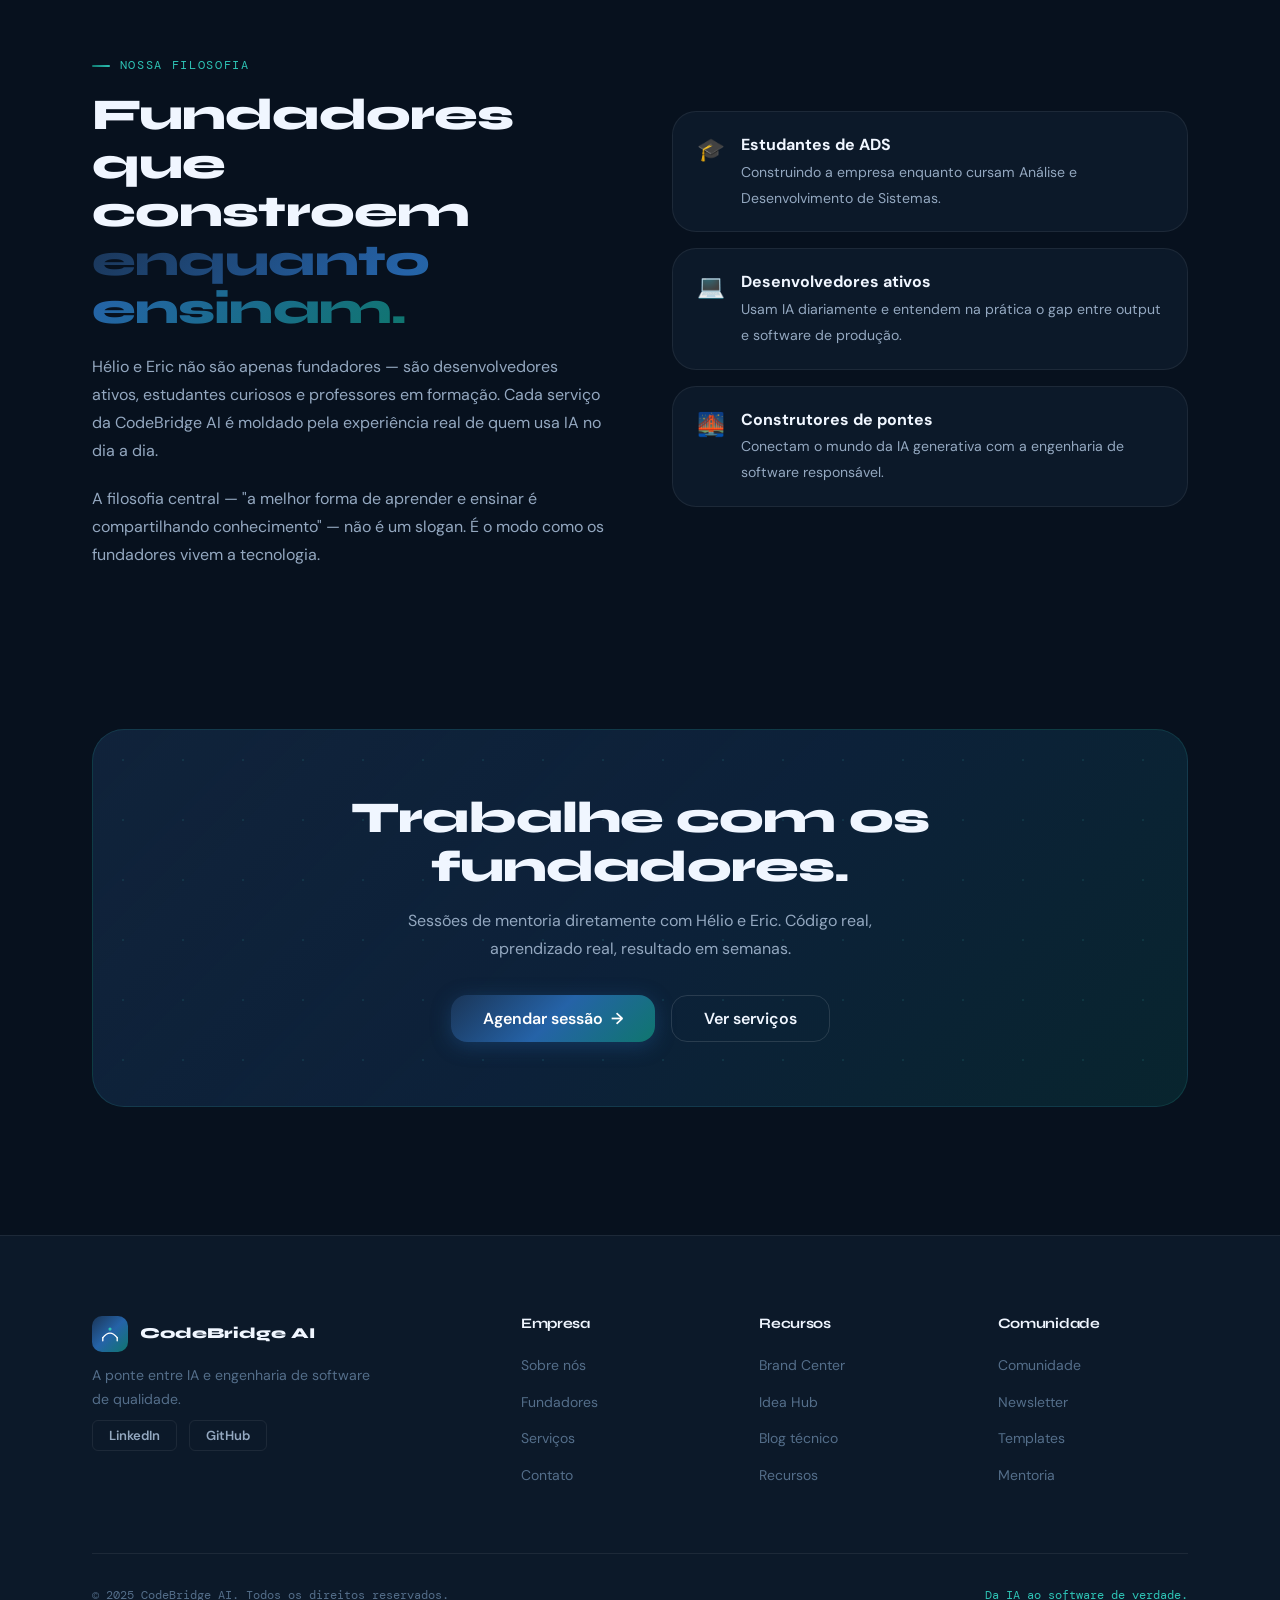
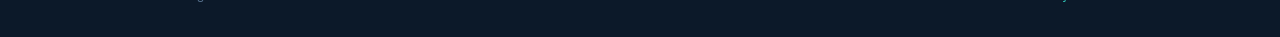
<file: founders.html>
<!DOCTYPE html>
<html lang="pt-BR">
<head>
  <meta charset="UTF-8"/>
  <meta name="viewport" content="width=device-width, initial-scale=1.0"/>
  <meta name="description" content="Conheça Hélio Anselmo Filho e Eric Salgado Pereira, co-fundadores da CodeBridge AI."/>
  <meta property="og:title" content="Fundadores | CodeBridge AI"/>
  <meta property="og:type" content="website"/>
  <title>Fundadores | CodeBridge AI</title>
  <link rel="preconnect" href="https://fonts.googleapis.com"/>
  <link href="https://fonts.googleapis.com/css2?family=Syne:wght@400;500;600;700;800&family=DM+Sans:ital,opsz,wght@0,9..40,300;0,9..40,400;0,9..40,500;1,9..40,300&family=DM+Mono:wght@300;400;500&display=swap" rel="stylesheet"/>
  <link rel="stylesheet" href="assets/css/variables.css"/>
  <link rel="stylesheet" href="assets/css/style.css"/>
  <link rel="stylesheet" href="assets/css/components.css"/>
  <link rel="stylesheet" href="assets/css/responsive.css"/>
  <style>
    .page-hero { padding: calc(var(--nav-h) + 5rem) 0 4rem; position: relative; overflow: hidden; }
    .page-hero-glow { position: absolute; border-radius: 50%; filter: blur(80px); pointer-events: none; width: 500px; height: 500px; top: -100px; right: -80px; background: radial-gradient(circle, rgba(37,99,168,0.25) 0%, transparent 70%); }
    .page-hero-tag { font-family: var(--font-mono); font-size: 0.78rem; letter-spacing: 0.14em; color: var(--teal); margin-bottom: 1rem; display: block; }
    .page-hero h1 { margin-bottom: 1rem; }
    .page-hero .lead { font-size: 1.15rem; color: var(--text-secondary); max-width: 560px; margin-bottom: 2rem; }
  </style>
</head>
<body>
<!-- ═══ NAVIGATION ═══ -->
<nav id="nav">
  <div class="nav-inner">
    <a href="index.html" class="nav-logo">
      <div class="nav-logo-mark">
        <svg width="22" height="22" viewBox="0 0 40 40" fill="none">
          <path d="M4 28 Q20 8 36 28" stroke="white" stroke-width="3" stroke-linecap="round" fill="none"/>
          <line x1="4" y1="28" x2="4" y2="35" stroke="white" stroke-width="3" stroke-linecap="round"/>
          <line x1="36" y1="28" x2="36" y2="35" stroke="white" stroke-width="3" stroke-linecap="round"/>
          <circle cx="20" cy="9" r="3.5" fill="#2EC4B6"/>
        </svg>
      </div>
      <div>
        <div class="nav-logo-text">CodeBridge AI</div>
        <div class="nav-logo-sub">/brand-book</div>
      </div>
    </a>
    <div class="nav-links">
      <a href="index.html">Início</a>
      <a href="about.html">Sobre</a>
      <a href="services.html">Serviços</a>
      <a href="founders.html">Fundadores</a>
      <a href="brand-center.html">Brand Center</a>
      <a href="idea-hub.html">Idea Hub</a>
      <a href="blog.html">Blog</a>
      <a href="contact.html">Contato</a>
    </div>
    <div class="nav-cta">
      <a href="contact.html" class="btn btn-ghost btn-sm">Fale conosco</a>
      <a href="services.html" class="btn btn-primary btn-sm btn-arrow">Começar</a>
    </div>
    <button class="nav-hamburger" id="hamburger" aria-label="Menu">
      <span></span><span></span><span></span>
    </button>
  </div>
</nav>
<div class="nav-mobile" id="nav-mobile">
  <a href="index.html">Início</a>
  <a href="about.html">Sobre</a>
  <a href="services.html">Serviços</a>
  <a href="founders.html">Fundadores</a>
  <a href="brand-center.html">Brand Center</a>
  <a href="idea-hub.html">Idea Hub</a>
  <a href="blog.html">Blog</a>
  <a href="community.html">Comunidade</a>
  <a href="contact.html">Contato</a>
  <div class="nav-mobile-cta">
    <a href="services.html" class="btn btn-primary" style="width:100%;justify-content:center">Começar agora →</a>
  </div>
</div>

<section class="page-hero bg-grid">
  <div class="page-hero-glow"></div>
  <div class="container" style="text-align:center">
    <span class="page-hero-tag">// Equipe fundadora</span>
    <h1>As pessoas por trás <span class="text-gradient">da ponte.</span></h1>
    <p class="lead" style="margin:0 auto 2rem">Founders com experiência técnica real e visão de produto. Executando desde o primeiro dia.</p>
  </div>
</section>

<section class="founders-section">
  <div class="container">
    <div class="founders-grid">

      <div class="founder-card reveal reveal-delay-1">
        <div class="founder-avatar">
          <span class="founder-avatar-initials">HA</span>
        </div>
        <div class="founder-name">Hélio Anselmo Filho</div>
        <div class="founder-role">Co-Founder &amp; CEO</div>
        <div class="founder-edu">Análise e Desenvolvimento de Sistemas (ADS)</div>
        <a href="https://www.linkedin.com/in/helio-anselmo-filho/" target="_blank" rel="noopener" class="founder-linkedin">🔗 linkedin.com/in/helio-anselmo-filho</a>
        <hr class="founder-divider"/>
        <p class="founder-description">Idealizador da CodeBridge AI, Hélio combina visão de produto com profundidade técnica para transformar o modo como desenvolvedores aprendem a usar IA com responsabilidade.</p>
        <ul class="founder-responsibilities">
          <li>Idealizador e arquiteto da visão CodeBridge AI</li>
          <li>Liderança estratégica e tecnológica da empresa</li>
          <li>Desenvolvimento e entrega de soluções técnicas</li>
          <li>Visão de produto e roadmap de longo prazo</li>
        </ul>
        <div class="founder-quote">
          <p>"Quero construir a empresa que eu gostaria de ter encontrado quando comecei a usar IA no desenvolvimento."</p>
        </div>
        <a href="contact.html" class="btn btn-primary btn-sm btn-arrow">Falar com Hélio</a>
      </div>

      <div class="founder-card reveal reveal-delay-2">
        <div class="founder-avatar alt">
          <span class="founder-avatar-initials">ES</span>
        </div>
        <div class="founder-name">Eric Salgado Pereira</div>
        <div class="founder-role secondary">Co-Founder &amp; COO</div>
        <div class="founder-edu">ADS + Administração de Empresas</div>
        <a href="https://www.linkedin.com/in/eric-salgado-355861290/" target="_blank" rel="noopener" class="founder-linkedin">🔗 linkedin.com/in/eric-salgado-355861290</a>
        <hr class="founder-divider"/>
        <p class="founder-description">Com background em tecnologia e administração, Eric garante que a CodeBridge AI execute com eficiência operacional — traduzindo visão técnica em processos e resultados reais para clientes.</p>
        <ul class="founder-responsibilities">
          <li>Estruturação operacional e processos internos</li>
          <li>Apoio técnico ao produto e às entregas</li>
          <li>Planejamento estratégico de negócios</li>
          <li>Gestão de relacionamento com clientes</li>
        </ul>
        <div class="founder-quote" style="border-left-color: var(--azure-lt);">
          <p>"A diferença entre uma ideia e uma empresa é a execução. Estou aqui para garantir que cada entrega seja impecável."</p>
        </div>
        <a href="contact.html" class="btn btn-secondary btn-sm btn-arrow">Falar com Eric</a>
      </div>
    </div>
  </div>
</section>

<section style="padding:var(--sp-xl) 0">
  <div class="container">
    <div style="display:grid;grid-template-columns:1fr 1fr;gap:4rem;align-items:center">
      <div class="reveal">
        <div class="section-tag">Nossa filosofia</div>
        <h2>Fundadores que constroem <span class="text-gradient">enquanto ensinam.</span></h2>
        <p style="margin:1.25rem 0">Hélio e Eric não são apenas fundadores — são desenvolvedores ativos, estudantes curiosos e professores em formação. Cada serviço da CodeBridge AI é moldado pela experiência real de quem usa IA no dia a dia.</p>
        <p>A filosofia central — "a melhor forma de aprender e ensinar é compartilhando conhecimento" — não é um slogan. É o modo como os fundadores vivem a tecnologia.</p>
      </div>
      <div class="reveal reveal-delay-2">
        <div style="display:flex;flex-direction:column;gap:1rem">
          <div class="service-card" style="display:flex;gap:1rem;align-items:flex-start;padding:1.25rem 1.5rem">
            <div style="font-size:1.4rem;flex-shrink:0">🎓</div>
            <div><strong>Estudantes de ADS</strong><br/><span style="font-size:0.88rem;color:var(--text-secondary)">Construindo a empresa enquanto cursam Análise e Desenvolvimento de Sistemas.</span></div>
          </div>
          <div class="service-card" style="display:flex;gap:1rem;align-items:flex-start;padding:1.25rem 1.5rem">
            <div style="font-size:1.4rem;flex-shrink:0">💻</div>
            <div><strong>Desenvolvedores ativos</strong><br/><span style="font-size:0.88rem;color:var(--text-secondary)">Usam IA diariamente e entendem na prática o gap entre output e software de produção.</span></div>
          </div>
          <div class="service-card" style="display:flex;gap:1rem;align-items:flex-start;padding:1.25rem 1.5rem">
            <div style="font-size:1.4rem;flex-shrink:0">🌉</div>
            <div><strong>Construtores de pontes</strong><br/><span style="font-size:0.88rem;color:var(--text-secondary)">Conectam o mundo da IA generativa com a engenharia de software responsável.</span></div>
          </div>
        </div>
      </div>
    </div>
  </div>
</section>

<section style="padding:var(--sp-xl) 0 var(--sp-2xl)">
  <div class="container">
    <div class="cta-section reveal">
      <h2>Trabalhe com os fundadores.</h2>
      <p>Sessões de mentoria diretamente com Hélio e Eric. Código real, aprendizado real, resultado em semanas.</p>
      <div class="cta-buttons">
        <a href="contact.html" class="btn btn-primary btn-lg btn-arrow">Agendar sessão</a>
        <a href="services.html" class="btn btn-secondary btn-lg">Ver serviços</a>
      </div>
    </div>
  </div>
</section>

<footer id="footer">
  <div class="footer-inner">
    <div class="footer-top">
      <div class="footer-brand">
        <a href="index.html" class="nav-logo" style="margin-bottom:0.75rem">
          <div class="nav-logo-mark">
            <svg width="18" height="18" viewBox="0 0 40 40" fill="none">
              <path d="M4 28 Q20 8 36 28" stroke="white" stroke-width="3" stroke-linecap="round" fill="none"/>
              <line x1="4" y1="28" x2="4" y2="35" stroke="white" stroke-width="3" stroke-linecap="round"/>
              <line x1="36" y1="28" x2="36" y2="35" stroke="white" stroke-width="3" stroke-linecap="round"/>
              <circle cx="20" cy="9" r="3.5" fill="#2EC4B6"/>
            </svg>
          </div>
          <span class="nav-logo-text" style="font-size:0.95rem">CodeBridge AI</span>
        </a>
        <p>A ponte entre IA e engenharia de software de qualidade.</p>
        <div style="display:flex;gap:0.75rem;margin-top:0.5rem">
          <a href="https://www.linkedin.com/company/codebridge-ai" target="_blank" class="btn btn-ghost btn-sm">LinkedIn</a>
          <a href="https://github.com/codebridge-ai" target="_blank" class="btn btn-ghost btn-sm">GitHub</a>
        </div>
      </div>
      <div class="footer-col">
        <h4>Empresa</h4>
        <ul>
          <li><a href="about.html">Sobre nós</a></li>
          <li><a href="founders.html">Fundadores</a></li>
          <li><a href="services.html">Serviços</a></li>
          <li><a href="contact.html">Contato</a></li>
        </ul>
      </div>
      <div class="footer-col">
        <h4>Recursos</h4>
        <ul>
          <li><a href="brand-center.html">Brand Center</a></li>
          <li><a href="idea-hub.html">Idea Hub</a></li>
          <li><a href="blog.html">Blog técnico</a></li>
          <li><a href="resources.html">Recursos</a></li>
        </ul>
      </div>
      <div class="footer-col">
        <h4>Comunidade</h4>
        <ul>
          <li><a href="community.html">Comunidade</a></li>
          <li><a href="blog.html">Newsletter</a></li>
          <li><a href="resources.html">Templates</a></li>
          <li><a href="contact.html">Mentoria</a></li>
        </ul>
      </div>
    </div>
    <div class="footer-bottom">
      <span>&copy; 2025 CodeBridge AI. Todos os direitos reservados.</span>
      <span style="font-family:var(--font-mono);color:var(--teal)">Da IA ao software de verdade.</span>
    </div>
  </div>
</footer>
<button id="back-to-top" aria-label="Voltar ao topo">&uarr;</button>
<script src="assets/js/main.js" defer></script>
<script src="assets/js/navigation.js" defer></script>
<script src="assets/js/animations.js" defer></script>
</body>
</html>
</file>
<file: assets/css/variables.css>
/* ================================================================
   CodeBridge AI — Design Tokens
   ================================================================ */

:root {
  /* ── Colors ── */
  --bg:           #07111E;
  --bg-1:         #0C1929;
  --bg-2:         #102236;
  --bg-3:         #142B42;
  --navy:         #1A3557;
  --navy-light:   #2563A8;
  --azure:        #2563A8;
  --azure-lt:     #3B82F6;
  --teal-dark:    #0F766E;
  --teal-mid:     #14B8A8;
  --teal:         #2EC4B6;
  --white:        #FFFFFF;
  --text-primary: #F0F6FF;
  --text-secondary:#94A8C0;
  --text-muted:   #546E8A;
  --border:       rgba(255,255,255,0.07);
  --border-teal:  rgba(46,196,182,0.25);
  --border-azure: rgba(59,130,246,0.25);

  /* ── Gradients ── */
  --grad-brand:   linear-gradient(135deg, #1A3557 0%, #2563A8 50%, #0F766E 100%);
  --grad-brand-h: linear-gradient(90deg,  #1A3557 0%, #2563A8 50%, #0F766E 100%);
  --grad-teal:    linear-gradient(135deg, #0F766E 0%, #2EC4B6 100%);
  --grad-azure:   linear-gradient(135deg, #2563A8 0%, #3B82F6 100%);

  /* ── Typography ── */
  --font-display: 'Syne', sans-serif;
  --font-body:    'DM Sans', sans-serif;
  --font-mono:    'DM Mono', monospace;

  /* ── Spacing ── */
  --sp-xs:  0.5rem;
  --sp-sm:  1rem;
  --sp-md:  1.5rem;
  --sp-lg:  2rem;
  --sp-xl:  5rem;
  --sp-2xl: 8rem;

  /* ── Radius ── */
  --r-sm:   6px;
  --r-md:   10px;
  --r-lg:   16px;
  --r-xl:   24px;
  --r-2xl:  32px;

  /* ── Nav ── */
  --nav-h:  72px;

  /* ── Transitions ── */
  --ease:     cubic-bezier(0.4, 0, 0.2, 1);
  --ease-out: cubic-bezier(0, 0, 0.2, 1);
  --dur:      200ms;
  --dur-slow: 350ms;
}
</file>
<file: assets/css/style.css>
/* ================================================================
   CodeBridge AI — Global Styles
   ================================================================ */

/* ── Reset ── */
*, *::before, *::after { box-sizing: border-box; margin: 0; padding: 0; }
html { font-size: 16px; scroll-behavior: smooth; -webkit-font-smoothing: antialiased; text-rendering: optimizeLegibility; }
body { background: var(--bg); color: var(--text-primary); font-family: var(--font-body); line-height: 1.65; overflow-x: hidden; }
img, video { max-width: 100%; display: block; }
a { color: inherit; text-decoration: none; }
button { cursor: pointer; font-family: inherit; }
input, textarea, select { font-family: inherit; }
::selection { background: rgba(46,196,182,0.25); color: var(--white); }

/* ── Scrollbar ── */
::-webkit-scrollbar { width: 5px; }
::-webkit-scrollbar-track { background: var(--bg); }
::-webkit-scrollbar-thumb { background: var(--navy); border-radius: 99px; }
::-webkit-scrollbar-thumb:hover { background: var(--azure); }

/* ── Typography ── */
h1, h2, h3, h4, h5, h6 {
  font-family: var(--font-display);
  font-weight: 800;
  line-height: 1.1;
  letter-spacing: -0.02em;
  color: var(--text-primary);
}
h1 { font-size: clamp(2.4rem, 5.5vw, 4rem); }
h2 { font-size: clamp(1.75rem, 3.5vw, 2.75rem); }
h3 { font-size: clamp(1.15rem, 2vw, 1.5rem); }
h4 { font-size: 1.1rem; font-weight: 700; }
p  { color: var(--text-secondary); font-size: 1rem; line-height: 1.75; }

/* ── Container ── */
.container { max-width: 1160px; margin: 0 auto; padding: 0 2rem; }

/* ── Gradient text ── */
.text-gradient {
  background: var(--grad-brand);
  -webkit-background-clip: text;
  -webkit-text-fill-color: transparent;
  background-clip: text;
}

/* ── Section header ── */
.section-tag {
  display: inline-flex; align-items: center; gap: 0.6rem;
  font-family: var(--font-mono); font-size: 0.75rem;
  letter-spacing: 0.14em; text-transform: uppercase;
  color: var(--teal); margin-bottom: 1rem;
}
.section-tag::before {
  content: ''; display: block; width: 18px; height: 2px;
  background: var(--grad-teal); border-radius: 99px;
}
.section-header { margin-bottom: 0; }
.section-header h2 { margin: 0.5rem 0 0.75rem; }
.section-header p  { max-width: 560px; }

/* ── Background grid ── */
.bg-grid {
  background-image: linear-gradient(rgba(37,99,168,0.055) 1px, transparent 1px),
                    linear-gradient(90deg, rgba(37,99,168,0.055) 1px, transparent 1px);
  background-size: 72px 72px;
}

/* ── Glow orbs ── */
.glow-azure { position: absolute; border-radius: 50%; background: radial-gradient(circle, rgba(37,99,168,0.22) 0%, transparent 70%); filter: blur(40px); pointer-events: none; }
.glow-teal  { position: absolute; border-radius: 50%; background: radial-gradient(circle, rgba(46,196,182,0.18) 0%, transparent 70%); filter: blur(40px); pointer-events: none; }

/* ── Step number ── */
.step-num {
  font-family: var(--font-display); font-size: 3rem;
  font-weight: 900; letter-spacing: -0.05em;
  background: var(--grad-brand);
  -webkit-background-clip: text; -webkit-text-fill-color: transparent;
  background-clip: text; line-height: 1;
}

/* ── Quote card ── */
.quote-card {
  background: var(--bg-2); border: 1px solid var(--border);
  border-left: 3px solid var(--teal);
  border-radius: var(--r-lg); padding: 1.75rem 2rem;
}
.quote-text   { font-family: var(--font-display); font-size: 1.15rem; font-weight: 600; color: var(--text-primary); font-style: italic; margin-bottom: 1rem; }
.quote-author { font-family: var(--font-mono); font-size: 0.78rem; color: var(--teal); letter-spacing: 0.1em; }

/* ── Timeline ── */
.timeline { position: relative; padding-left: 2rem; border-left: 1px solid var(--border); display: flex; flex-direction: column; gap: 2.5rem; }
.timeline-item { position: relative; }
.timeline-item::before { content: ''; position: absolute; left: -2.45rem; top: 0.4rem; width: 10px; height: 10px; border-radius: 50%; background: var(--teal); box-shadow: 0 0 12px var(--teal); }
.timeline-phase { font-family: var(--font-mono); font-size: 0.72rem; color: var(--teal); letter-spacing: 0.12em; margin-bottom: 0.4rem; }
.timeline-title { font-family: var(--font-display); font-size: 1.1rem; font-weight: 700; color: var(--text-primary); margin-bottom: 0.5rem; }
.timeline-item p { font-size: 0.9rem; color: var(--text-secondary); }

/* ── Founder card ── */
.founder-card { background: var(--bg-1); border: 1px solid var(--border); border-radius: var(--r-xl); transition: border-color var(--dur-slow) var(--ease); }
.founder-card:hover { border-color: rgba(46,196,182,0.3); }
.founder-avatar { background: linear-gradient(135deg, var(--navy), var(--azure)); border-radius: 50%; display: flex; align-items: center; justify-content: center; }
.founder-avatar-initials { font-family: var(--font-display); font-weight: 900; color: var(--white); letter-spacing: -1px; }
.founder-name { font-family: var(--font-display); font-weight: 800; color: var(--text-primary); margin-bottom: 0.2rem; }
.founder-role { font-family: var(--font-mono); font-size: 0.78rem; color: var(--teal); letter-spacing: 0.08em; margin-bottom: 0.3rem; }
.founder-edu  { font-size: 0.85rem; color: var(--text-muted); font-style: italic; margin-bottom: 0.75rem; }
.founder-linkedin { display: inline-flex; align-items: center; gap: 0.4rem; font-family: var(--font-mono); font-size: 0.75rem; color: var(--azure-lt); transition: color var(--dur); }
.founder-linkedin:hover { color: var(--white); }
.founder-responsibilities { list-style: none; display: flex; flex-direction: column; gap: 0.5rem; font-size: 0.9rem; color: var(--text-secondary); }
.founder-responsibilities li { display: flex; align-items: flex-start; gap: 0.6rem; }
.founder-responsibilities li::before { content: '→'; color: var(--teal); font-weight: 700; flex-shrink: 0; }

.founders-section { padding: var(--sp-xl) 0; background: radial-gradient(circle at top right, rgba(46,196,182,0.08), transparent 40%), var(--bg-1); }
.founders-grid { display: grid; grid-template-columns: repeat(2, minmax(0, 1fr)); gap: 2rem; }
.founder-card { position: relative; overflow: hidden; padding: 2.5rem; display: flex; flex-direction: column; gap: 1.25rem; min-height: 100%; background: rgba(12, 18, 34, 0.92); border: 1px solid rgba(46,196,182,0.14); box-shadow: 0 28px 60px rgba(2, 8, 26, 0.24); }
.founder-card::before { content: ''; position: absolute; inset: 0; pointer-events: none; background: radial-gradient(circle at top center, rgba(46,196,182,0.14), transparent 30%); opacity: 0.85; }
.founder-card > * { position: relative; z-index: 1; }
.founder-avatar { width: 90px; height: 90px; min-width: 90px; min-height: 90px; background: linear-gradient(135deg, var(--navy), var(--azure)); border-radius: 50%; display: flex; align-items: center; justify-content: center; box-shadow: 0 20px 50px rgba(2, 9, 25, 0.35); border: 1px solid rgba(255,255,255,0.08); }
.founder-avatar.alt { background: linear-gradient(135deg, var(--teal-dark), var(--navy-light)); }
.founder-avatar-initials { font-family: var(--font-display); font-weight: 900; color: var(--white); letter-spacing: 0; font-size: 1.65rem; }
.founder-name { font-family: var(--font-display); font-weight: 800; color: var(--text-primary); margin-bottom: 0.2rem; }
.founder-role { font-family: var(--font-mono); font-size: 0.78rem; color: var(--teal); letter-spacing: 0.08em; margin-bottom: 0.3rem; }
.founder-role.secondary { color: var(--azure-lt); }
.founder-edu { font-size: 0.85rem; color: var(--text-muted); font-style: italic; margin-bottom: 0.75rem; }
.founder-divider { border: none; border-top: 1px solid var(--border); margin: 1.5rem 0; }
.founder-description { font-size: 0.95rem; color: var(--text-secondary); margin-bottom: 1.25rem; }
.founder-quote { background: var(--bg-2); border-left: 3px solid var(--teal); border-radius: 0 var(--r-md) var(--r-md) 0; padding: 1rem 1.25rem; color: var(--text-secondary); font-size: 0.88rem; }
.founder-quote p { margin: 0; }

/* ── CTA section ── */
.cta-section {
  background: linear-gradient(135deg, rgba(26,53,87,0.5) 0%, rgba(37,99,168,0.2) 50%, rgba(15,118,110,0.2) 100%);
  border: 1px solid rgba(46,196,182,0.15);
  border-radius: var(--r-2xl); padding: 4rem;
  text-align: center; position: relative; overflow: hidden;
}
.cta-section::before {
  content: ''; position: absolute; inset: 0;
  background: url("data:image/svg+xml,%3Csvg xmlns='http://www.w3.org/2000/svg' width='60' height='60'%3E%3Ccircle cx='30' cy='30' r='1' fill='rgba(46,196,182,0.15)'/%3E%3C/svg%3E");
  background-size: 60px 60px; pointer-events: none;
}
.cta-section h2 { margin-bottom: 1rem; position: relative; }
.cta-section p  { position: relative; max-width: 500px; margin: 0 auto 2rem; }
.cta-buttons { display: flex; gap: 1rem; justify-content: center; flex-wrap: wrap; position: relative; }

/* ── Metric / stat ── */
.metric-num   { font-family: var(--font-display); font-size: 2.2rem; font-weight: 900; background: var(--grad-brand); -webkit-background-clip: text; -webkit-text-fill-color: transparent; background-clip: text; line-height: 1; display: block; }
.metric-label { font-family: var(--font-mono); font-size: 0.7rem; color: var(--text-muted); letter-spacing: 0.1em; margin-top: 0.3rem; }

/* ── Noise texture ── */
body::after {
  content: ''; position: fixed; inset: 0; pointer-events: none; z-index: 9999; opacity: 0.4;
  background-image: url("data:image/svg+xml,%3Csvg xmlns='http://www.w3.org/2000/svg' width='200' height='200'%3E%3Cfilter id='n'%3E%3CfeTurbulence type='fractalNoise' baseFrequency='0.9' numOctaves='4'/%3E%3C/filter%3E%3Crect width='200' height='200' filter='url(%23n)' opacity='0.025'/%3E%3C/svg%3E");
}

/* ── Reveal animation ── */
.reveal { opacity: 0; transform: translateY(28px); transition: opacity 0.65s var(--ease-out), transform 0.65s var(--ease-out); }
.reveal.visible { opacity: 1; transform: translateY(0); }
.reveal-delay-1 { transition-delay: 0.1s; }
.reveal-delay-2 { transition-delay: 0.2s; }
.reveal-delay-3 { transition-delay: 0.3s; }
.reveal-delay-4 { transition-delay: 0.4s; }

/* ── Back to top ── */
#back-to-top {
  position: fixed; bottom: 2rem; right: 2rem; width: 44px; height: 44px;
  background: var(--bg-2); border: 1px solid var(--border);
  border-radius: var(--r-md); color: var(--text-secondary);
  font-size: 1.1rem; display: flex; align-items: center; justify-content: center;
  opacity: 0; pointer-events: none; transition: all var(--dur) var(--ease);
  z-index: 800;
}
#back-to-top.visible { opacity: 1; pointer-events: auto; }
#back-to-top:hover { background: var(--bg-3); color: var(--teal); border-color: var(--border-teal); }
</file>
<file: assets/css/components.css>
/* ================================================================
   CodeBridge AI — Components
   ================================================================ */

/* ════════════════════════════════════════════
   NAVIGATION
   ════════════════════════════════════════════ */

#nav {
  position: fixed; top: 0; left: 0; right: 0;
  height: var(--nav-h); z-index: 1000;
  transition: background var(--dur-slow) var(--ease), backdrop-filter var(--dur-slow) var(--ease), box-shadow var(--dur-slow) var(--ease);
}
#nav.scrolled {
  background: rgba(7,17,30,0.92);
  backdrop-filter: blur(18px); -webkit-backdrop-filter: blur(18px);
  box-shadow: 0 1px 0 var(--border);
}
.nav-inner {
  max-width: 1160px; margin: 0 auto; padding: 0 2rem;
  height: 100%; display: flex; align-items: center; gap: 2rem;
}
.nav-logo { display: flex; align-items: center; gap: 0.75rem; flex-shrink: 0; }
.nav-logo-mark {
  width: 36px; height: 36px; background: var(--grad-brand);
  border-radius: var(--r-md); display: flex; align-items: center; justify-content: center;
}
.nav-logo-text { font-family: var(--font-display); font-size: 1rem; font-weight: 800; color: var(--text-primary); line-height: 1.15; }
.nav-logo-sub  { font-family: var(--font-mono); font-size: 0.62rem; color: var(--text-muted); letter-spacing: 0.05em; }
.nav-links { display: flex; align-items: center; gap: 0.15rem; margin-left: auto; }
.nav-links a {
  padding: 0.45rem 0.85rem; font-size: 0.875rem; font-weight: 500;
  color: var(--text-secondary); border-radius: var(--r-sm);
  transition: color var(--dur) var(--ease), background var(--dur) var(--ease);
}
.nav-links a:hover, .nav-links a.active { color: var(--text-primary); background: rgba(255,255,255,0.06); }
.nav-cta { display: flex; align-items: center; gap: 0.6rem; flex-shrink: 0; }
.nav-hamburger {
  display: none; flex-direction: column; justify-content: center;
  gap: 5px; width: 38px; height: 38px; background: none;
  border: 1px solid var(--border); border-radius: var(--r-sm); padding: 6px;
}
.nav-hamburger span { display: block; height: 1.5px; background: var(--text-secondary); border-radius: 99px; transition: all var(--dur) var(--ease); }
.nav-hamburger.open span:nth-child(1) { transform: rotate(45deg) translate(4px, 4px); }
.nav-hamburger.open span:nth-child(2) { opacity: 0; }
.nav-hamburger.open span:nth-child(3) { transform: rotate(-45deg) translate(4px, -4px); }

/* Mobile nav */
.nav-mobile {
  display: none; position: fixed; top: var(--nav-h); left: 0; right: 0;
  background: rgba(7,17,30,0.97); backdrop-filter: blur(20px);
  border-bottom: 1px solid var(--border); padding: 1.5rem 2rem 2rem;
  flex-direction: column; gap: 0.5rem; z-index: 999;
}
.nav-mobile.open { display: flex; }
.nav-mobile a { padding: 0.7rem 1rem; font-size: 1rem; color: var(--text-secondary); border-radius: var(--r-sm); font-weight: 500; transition: color var(--dur) var(--ease), background var(--dur) var(--ease); }
.nav-mobile a:hover { color: var(--text-primary); background: rgba(255,255,255,0.05); }
.nav-mobile-cta { margin-top: 1rem; padding-top: 1rem; border-top: 1px solid var(--border); }

/* ════════════════════════════════════════════
   BUTTONS
   ════════════════════════════════════════════ */

.btn {
  display: inline-flex; align-items: center; justify-content: center;
  gap: 0.5rem; padding: 0.7rem 1.5rem; border-radius: var(--r-md);
  font-size: 0.9rem; font-weight: 600; font-family: var(--font-body);
  border: none; cursor: pointer; text-decoration: none;
  transition: all var(--dur) var(--ease); white-space: nowrap; line-height: 1;
}
.btn-primary {
  background: var(--grad-brand); color: var(--white);
  box-shadow: 0 4px 20px rgba(37,99,168,0.35);
}
.btn-primary:hover { opacity: 0.9; transform: translateY(-2px); box-shadow: 0 8px 30px rgba(37,99,168,0.45); color: var(--white); }
.btn-secondary {
  background: transparent; color: var(--text-primary);
  border: 1px solid rgba(255,255,255,0.12);
}
.btn-secondary:hover { background: rgba(255,255,255,0.06); border-color: rgba(255,255,255,0.2); color: var(--text-primary); }
.btn-ghost {
  background: transparent; color: var(--text-secondary);
  border: 1px solid var(--border);
}
.btn-ghost:hover { background: rgba(255,255,255,0.05); color: var(--text-primary); border-color: rgba(255,255,255,0.15); }
.btn-teal { background: var(--grad-teal); color: var(--bg); font-weight: 700; }
.btn-teal:hover { transform: translateY(-2px); box-shadow: 0 8px 24px rgba(46,196,182,0.35); color: var(--bg); }

.btn-sm  { padding: 0.5rem 1rem; font-size: 0.82rem; border-radius: var(--r-sm); }
.btn-lg  { padding: 0.9rem 2rem; font-size: 1rem; border-radius: var(--r-lg); }
.btn-arrow::after { content: '→'; transition: transform var(--dur) var(--ease); }
.btn-arrow:hover::after { transform: translateX(4px); }

/* ════════════════════════════════════════════
   CARDS
   ════════════════════════════════════════════ */

.service-card {
  background: var(--bg-1); border: 1px solid var(--border);
  border-radius: var(--r-xl); padding: 2rem;
  transition: border-color var(--dur-slow) var(--ease), transform var(--dur-slow) var(--ease), box-shadow var(--dur-slow) var(--ease);
  position: relative; overflow: hidden;
}
.service-card::before {
  content: ''; position: absolute; top: 0; left: 0; right: 0;
  height: 2px; background: var(--grad-brand);
  opacity: 0; transition: opacity var(--dur-slow) var(--ease);
}
.service-card:hover { border-color: rgba(46,196,182,0.3); transform: translateY(-4px); box-shadow: 0 20px 60px rgba(0,0,0,0.3); }
.service-card:hover::before { opacity: 1; }

.card-icon {
  width: 52px; height: 52px; border-radius: var(--r-md);
  display: flex; align-items: center; justify-content: center;
  font-size: 1.4rem; margin-bottom: 1.5rem;
}
.card-num {
  font-family: var(--font-mono); font-size: 0.72rem;
  color: var(--text-muted); letter-spacing: 0.1em;
  margin-bottom: 0.6rem;
}

/* ════════════════════════════════════════════
   TAGS / BADGES
   ════════════════════════════════════════════ */

.tag {
  display: inline-flex; align-items: center;
  padding: 0.25rem 0.75rem; border-radius: 99px;
  font-size: 0.78rem; font-weight: 500; font-family: var(--font-mono);
  background: rgba(255,255,255,0.06); border: 1px solid var(--border);
  color: var(--text-secondary);
}
.tag.teal { background: rgba(46,196,182,0.1); border-color: var(--border-teal); color: var(--teal); }
.tag.azure { background: rgba(59,130,246,0.1); border-color: var(--border-azure); color: var(--azure-lt); }

/* ════════════════════════════════════════════
   FOOTER
   ════════════════════════════════════════════ */

#footer {
  background: var(--bg-1); border-top: 1px solid var(--border);
  padding: 5rem 0 2rem;
}
.footer-inner { max-width: 1160px; margin: 0 auto; padding: 0 2rem; }
.footer-top {
  display: grid; grid-template-columns: 2fr 1fr 1fr 1fr;
  gap: 3rem; margin-bottom: 4rem;
}
.footer-brand p { font-size: 0.88rem; color: var(--text-muted); margin-top: 0.75rem; max-width: 280px; line-height: 1.7; }
.footer-col h4 { font-family: var(--font-display); font-size: 0.9rem; font-weight: 700; margin-bottom: 1.25rem; color: var(--text-primary); }
.footer-col ul { list-style: none; display: flex; flex-direction: column; gap: 0.65rem; }
.footer-col ul a { font-size: 0.875rem; color: var(--text-muted); transition: color var(--dur) var(--ease); }
.footer-col ul a:hover { color: var(--teal); }
.footer-bottom {
  border-top: 1px solid var(--border); padding-top: 2rem;
  display: flex; align-items: center; justify-content: space-between;
  flex-wrap: wrap; gap: 1rem;
  font-family: var(--font-mono); font-size: 0.75rem; color: var(--text-muted);
}

/* ════════════════════════════════════════════
   FORMS
   ════════════════════════════════════════════ */

.form-label {
  display: block; font-size: 0.8rem; font-family: var(--font-mono);
  letter-spacing: 0.08em; color: var(--text-muted); margin-bottom: 0.4rem;
}
.form-input, .form-textarea, .form-select {
  width: 100%; background: var(--bg); border: 1px solid var(--border);
  border-radius: var(--r-md); padding: 0.75rem 1rem;
  color: var(--text-primary); font-family: var(--font-body); font-size: 0.95rem;
  outline: none; transition: border-color var(--dur) var(--ease), box-shadow var(--dur) var(--ease);
}
.form-input:focus, .form-textarea:focus {
  border-color: var(--teal);
  box-shadow: 0 0 0 3px rgba(46,196,182,0.1);
}
.form-input::placeholder, .form-textarea::placeholder { color: var(--text-muted); }
.form-textarea { resize: vertical; min-height: 130px; }

/* ════════════════════════════════════════════
   PAGE HERO (used on all sub-pages)
   ════════════════════════════════════════════ */

.page-hero {
  padding: calc(var(--nav-h) + 5rem) 0 4rem;
  position: relative; overflow: hidden;
}
.page-hero-glow {
  position: absolute; border-radius: 50%; filter: blur(80px);
  pointer-events: none; width: 500px; height: 500px;
  top: -100px; right: -80px;
  background: radial-gradient(circle, rgba(37,99,168,0.25) 0%, transparent 70%);
}
.page-hero-tag {
  font-family: var(--font-mono); font-size: 0.78rem;
  letter-spacing: 0.14em; color: var(--teal);
  margin-bottom: 1rem; display: block;
}
.page-hero h1   { margin-bottom: 1rem; }
.page-hero .lead { font-size: 1.15rem; color: var(--text-secondary); max-width: 560px; margin-bottom: 2rem; }

/* ════════════════════════════════════════════
   STEPS GRID
   ════════════════════════════════════════════ */

.steps-grid {
  display: grid; grid-template-columns: repeat(4, 1fr);
  gap: 1px; background: var(--border);
  border: 1px solid var(--border); border-radius: var(--r-xl); overflow: hidden;
}
.step-col {
  background: var(--bg-1); padding: 2.5rem 1.75rem; position: relative;
}
.step-col::after {
  content: attr(data-arrow); position: absolute;
  right: -0.7rem; top: 50%; transform: translateY(-50%);
  color: var(--text-muted); font-size: 1.2rem; z-index: 2;
}
.step-col:last-child::after { display: none; }

/* ════════════════════════════════════════════
   SERVICES GRID
   ════════════════════════════════════════════ */

.services-grid {
  display: grid; grid-template-columns: repeat(3, 1fr); gap: 1.5rem;
}
</file>
<file: assets/css/responsive.css>
/* ================================================================
   CodeBridge AI — Responsive
   ================================================================ */

@media (max-width: 1024px) {
  .footer-top { grid-template-columns: 1fr 1fr; gap: 2rem; }
  .services-grid { grid-template-columns: repeat(2, 1fr); }
  .steps-grid { grid-template-columns: repeat(2, 1fr); }
  .step-col::after { display: none; }
}

@media (max-width: 768px) {
  :root { --nav-h: 64px; }
  .container { padding: 0 1.25rem; }
  .nav-links { display: none; }
  .nav-cta   { display: none; }
  .nav-hamburger { display: flex; }
  h1 { font-size: 2.1rem; }
  h2 { font-size: 1.6rem; }
  .services-grid { grid-template-columns: 1fr; }
  .steps-grid { grid-template-columns: 1fr; }
  .founders-grid { grid-template-columns: 1fr; }
  .footer-top { grid-template-columns: 1fr; gap: 2rem; }
  .footer-bottom { flex-direction: column; align-items: flex-start; }
  .cta-section { padding: 2.5rem 1.5rem; }
  .cta-buttons { flex-direction: column; align-items: center; }
  .page-hero { padding: calc(var(--nav-h) + 3rem) 0 2.5rem; }
  /* two-col grids become 1 col */
  [style*="grid-template-columns: 1fr 1fr"],
  [style*="grid-template-columns:1fr 1fr"] {
    grid-template-columns: 1fr !important;
  }
  [style*="grid-template-columns: repeat(3"] {
    grid-template-columns: 1fr !important;
  }
  [style*="grid-template-columns: repeat(4"] {
    grid-template-columns: 1fr 1fr !important;
  }
  .btn-lg { width: 100%; justify-content: center; }
  #back-to-top { bottom: 1.25rem; right: 1.25rem; }
}

@media (max-width: 480px) {
  h1 { font-size: 1.8rem; }
  .btn { width: 100%; justify-content: center; }
  .tag { font-size: 0.7rem; padding: 0.2rem 0.6rem; }
}
</file>
